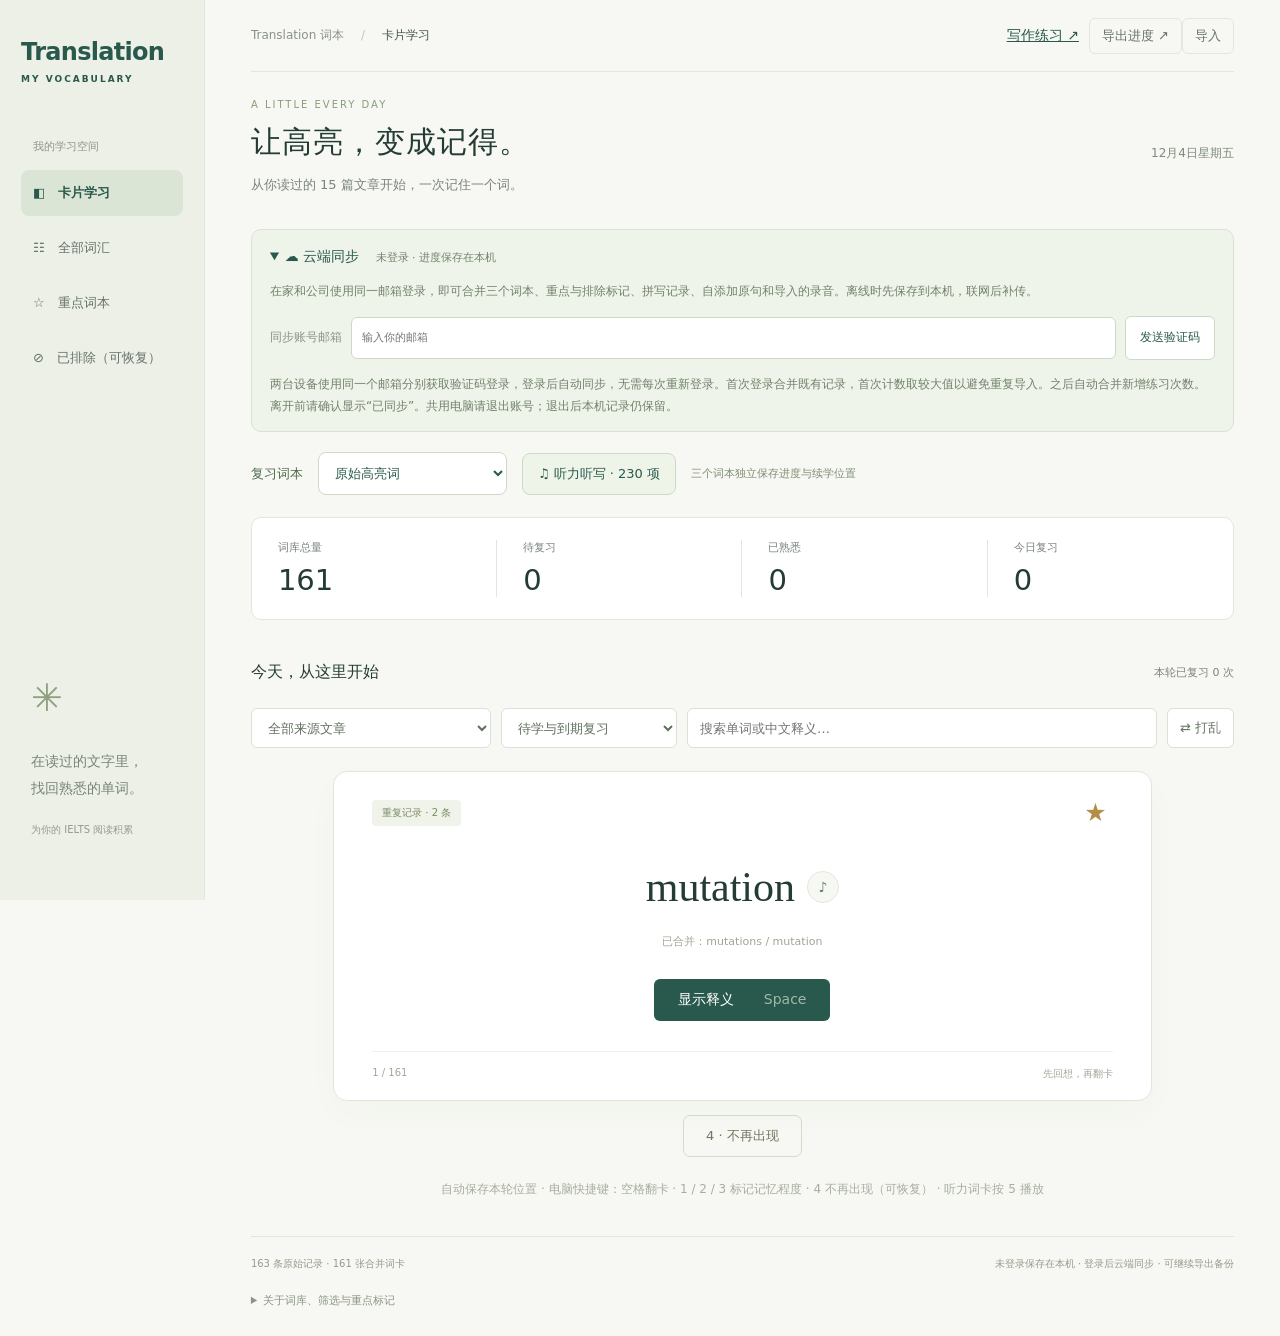
<file: index.html>
<!doctype html><html lang="zh-CN"><head><meta charset="utf-8"><meta name="viewport" content="width=device-width,initial-scale=1"><meta name="theme-color" content="#28594c"><title>Translation</title><link rel="stylesheet" href="style.css?v=20261105-sync1"><link rel="stylesheet" href="dictation.css?v=20261105-sync1"><style>
/* Keep the study area readable as desktop windows grow. */
@media (min-width: 801px) {
  :root {
    --sidebar-width: clamp(12rem, 16vw, 17rem);
    --page-gutter: clamp(1.25rem, 3.6vw, 4.75rem);
    --study-width: clamp(48.75rem, 64vw, 76rem);
    --control-text: clamp(13px, .9vw, 17px);
    --note-text: clamp(12px, .8vw, 15px);
  }

  aside {
    width: var(--sidebar-width);
    padding-inline: clamp(1rem, 1.65vw, 2.25rem);
    overflow-y: auto;
  }

  main {
    margin-left: var(--sidebar-width);
    padding-inline: var(--page-gutter);
    max-width: none;
  }

  header { height: clamp(64px, 8vh, 94px); }
  .intro { padding-block: clamp(20px, 3vh, 40px) clamp(15px, 2.4vh, 30px); }
  .workspace { margin-top: clamp(22px, 3.2vh, 35px); }
  .card, #ratings, .dictation-panel { max-width: var(--study-width); }
  .card, .dictation-panel { padding-inline: clamp(24px, 3vw, 56px); }

  nav button, .tools button, .deck-picker select, #listeningShortcut,
  .filters select, .filters input, .filters button,
  .practice-top > label, .practice-top select, .dictation-panel button,
  #dictationForm label { font-size: var(--control-text); }

  .filters input { flex: 1 1 11rem; }
  h1 { font-size: clamp(30px, 2.1vw, 42px); }
  #word { font-size: clamp(42px, 3vw, 62px); }
  #dictationHeading { font-size: clamp(25px, 1.85vw, 37px); }
  #dictationPrompt {
    font-size: clamp(21px, 1.45vw, 29px);
    max-width: 56ch;
    margin-inline: auto;
  }
  #spellingInput { font-size: clamp(20px, 1.4vw, 28px); }
  .spelling-feedback { font-size: var(--control-text); }
  #audioStatus, .dictation-stats, .dictation-tip, .keyboard {
    font-size: var(--note-text);
  }
}
</style>
</head><body>
<aside><a class="brand" href="#">Translation<span>MY VOCABULARY</span></a><div class="label">我的学习空间</div><nav><button data-tab="study" class="active">◧　卡片学习</button><button data-tab="library">☷　全部词汇</button><button data-tab="focus">☆　重点词本</button><button data-tab="excluded">⊘　已排除（可恢复）</button></nav><div class="side-bottom"><span class="seed">✳</span><p>在读过的文字里，<br>找回熟悉的单词。</p><small>为你的 IELTS 阅读积累</small></div></aside>
<main><header><div class="crumb">Translation 词本 <span> / </span> <b id="tabLabel">卡片学习</b></div><div class="tools"><a href="writing.html" style="color:#28594c;margin-right:10px">写作练习 ↗</a><button id="backup">导出进度 ↗</button><button id="restore">导入</button><input id="file" type="file" accept="application/json" hidden></div></header>
<section class="intro"><div><div class="eyebrow">A LITTLE EVERY DAY</div><h1 id="heading">让高亮，变成记得。</h1><p id="subtitle">从你读过的 15 篇文章开始，一次记住一个词。</p></div><div class="date" id="date"></div></section>
<details id="cloudPanel" class="cloud-panel" open><summary>☁ 云端同步 <span id="cloudStatus" role="status">正在准备同步组件…</span></summary><div class="cloud-body"><p>在家和公司使用同一邮箱登录，即可合并三个词本、重点与排除标记、拼写记录、自添加原句和导入的录音。离线时先保存到本机，联网后补传。</p><form id="cloudLogin"><label for="cloudEmail">同步账号邮箱</label><input id="cloudEmail" type="email" autocomplete="email" placeholder="输入你的邮箱" required><button id="cloudSendLink" type="submit">发送验证码</button></form><form id="cloudVerify" hidden><p>验证码已发送至 <strong id="cloudOtpEmail"></strong>，请填写最新邮件中的数字，无需点击邮件链接。</p><label for="cloudCode">邮箱验证码</label><input id="cloudCode" type="text" inputmode="numeric" autocomplete="one-time-code" pattern="[0-9 ]{6,20}" maxlength="20" placeholder="输入邮件中的数字验证码" required><button id="cloudVerifyButton" type="submit">验证并登录同步</button><button id="cloudChangeEmail" type="button">更换邮箱</button><small>验证码过期可重新发送；若邮件仍只显示登录链接，可暂用原链接登录。</small></form><div id="cloudAccount" hidden><span id="cloudEmailLabel"></span><button id="cloudSyncNow" type="button">立即同步</button><button id="cloudSignOut" type="button">退出同步账号</button></div><small>两台设备使用同一个邮箱分别获取验证码登录，登录后自动同步，无需每次重新登录。首次登录合并既有记录，首次计数取较大值以避免重复导入。之后自动合并新增练习次数。离开前请确认显示“已同步”。共用电脑请退出账号；退出后本机记录仍保留。</small></div></details><div class="deck-picker"><label for="deck">复习词本</label><select id="deck"><option value="highlight">原始高亮词</option><option value="reading">阅读重复词 · 答案与判断</option><option value="listening">听力词汇 · 230 项</option></select><button id="listeningShortcut" type="button">♫ 听力听写 · 230 项</button><span>三个词本独立保存进度与续学位置</span></div><div class="stats"><div><span>词库总量</span><strong id="total">161</strong></div><div><span id="dueLabel">待复习</span><strong id="due">0</strong></div><div><span id="knownLabel">已熟悉</span><strong id="known">0</strong></div><div><span id="todayLabel">今日复习</span><strong id="today">0</strong></div></div>
<p id="listeningInfo" class="listening-info" hidden>听写记录和错词累计保留，不按天清空；下次打开接着上次的位置练。切换筛选也会保留最近 40 组听写位置。换电脑请登录同一同步邮箱，并确认显示“已同步”。可在「全部听力类型」里单独选月份或星期，也可以切换到卡片和原句听写。</p><section class="workspace"><div class="section-head"><h2 id="sectionTitle">今天，从这里开始</h2><span class="muted" id="sessionCount"></span></div><div class="filters"><select id="article" aria-label="来源文章"><option value="">全部来源文章</option></select><select id="mode" aria-label="学习范围"><option value="all">待学与到期复习</option><option value="focus">只学重点词</option><option value="new">只学未学词</option><option value="every">全部词汇（自由复习）</option></select><select id="frequency" aria-label="文章频率" hidden><option value="">高 / 中 / 低频合并</option><option value="high">高频文章</option><option value="medium">中频文章</option><option value="low">低频文章</option></select><select id="kind" aria-label="筛选依据" hidden><option value="">全部筛选依据</option><option value="answer">实际答案词（含组成词）</option><option value="judgment">判断题题干词</option><option value="book">词汇书样章参考</option></select><select id="listeningPart" aria-label="听力 Part" hidden><option value="">全部 Part</option><option value="1">Part 1</option><option value="2">Part 2</option><option value="3">Part 3</option><option value="4">Part 4</option><option value="unknown">Part 未完整显示</option></select><select id="listeningFrequency" aria-label="听力考频" hidden><option value="">全部考频</option><option value="5">考频 ≥ 5 篇</option><option value="8">考频 ≥ 8 篇</option></select><select id="listeningKind" aria-label="听力词条类型" hidden><option value="">全部听力类型</option><option value="常规">词汇与短语</option><option value="数值">数值</option><option value="时间">时间</option><option value="月份">月份（12 个）</option><option value="星期">星期（7 个）</option></select><input id="search" placeholder="搜索单词或中文释义…" aria-label="搜索单词"><button id="shuffle">⇄ 打乱</button></div>
<section id="practiceSettings" class="practice-settings" hidden aria-label="听力练习方式"><div class="practice-top"><label for="practiceMode">练习方式</label><select id="practiceMode"><option value="cards">卡片记忆</option><option value="word">单词拼写</option><option value="synthetic">剑雅原句 · 合成音</option><option value="sentence">原句听写 · 原录音</option></select><label for="playbackRate">播放速度</label><select id="playbackRate"><option value="1">正常速度</option><option value="0.85">0.85 倍</option><option value="0.7">0.7 倍</option></select><label class="check-label"><input id="wrongOnly" type="checkbox">只练错词</label></div><p id="practiceDescription">剑雅原句合成音：播放完整句子，拼写挖空词，再查看原句、词义和来源。原句来自所列转录页；设空是词汇专项练习，除标明题号者外不代表原题设问。合成音与原录音分别练习、分别记录。</p><p id="syntheticCoverage"></p><div id="voiceSettings" class="voice-settings" hidden><label for="voiceSelect">合成语音</label><select id="voiceSelect"><option value="">自动选择 · 英音优先</option></select><span>可用声音随设备变化，选择后点击播放。</span></div><details id="syntheticMaterials"><summary>添加自己的剑雅原句（无需录音文件）</summary><p>填写已核对的册数、Test、Part 和题号（如有），在完整原句中用一对 [ ] 标记目标词。新增资料仅保存在当前浏览器；导出进度或学习包可在另一台设备继续。</p><form id="ttsForm"><label for="ttsWord">目标词</label><select id="ttsWord" required></select><label for="ttsSource">原句来源</label><input id="ttsSource" maxlength="200" placeholder="剑雅册数 · Test · Part · 题号（如有）" required><label for="ttsSentence">完整原句，用 [ ] 标出目标词</label><textarea id="ttsSentence" maxlength="2000" rows="3" required></textarea><label class="check-label"><input id="confirmText" type="checkbox" required>我已核对原句与来源。</label><button type="submit">保存原句</button><p id="ttsMaterialStatus" role="status"></p></form></details><details id="originalMaterials"><summary>原题资料与换设备续学 <span id="clipCount">0 个原题片段</span></summary><p>在家导入九分学长原录音，填写原句和时间段。导出学习包后，在公司导入即可接着练；资料和记录保存在本浏览器，不会上传到网站。</p><div class="package-actions"><button id="exportListeningPack" type="button">导出学习包（含原音与进度）</button><button id="importListeningPack" type="button">导入学习包</button><input id="listeningPackFile" type="file" accept="application/json,.json" hidden></div><form id="clipForm"><label for="clipWord">答案词</label><select id="clipWord" required></select><label for="clipSource">九分学长原题名称 / 题号</label><input id="clipSource" maxlength="200" placeholder="原题名称 · Part · 题号" required><label for="clipAudio">原录音文件（MP3 / M4A / WAV / OGG，单个不超过 25 MB）</label><input id="clipAudio" type="file" accept="audio/*,.mp3,.m4a,.wav,.ogg" required><audio id="clipPreview" controls preload="metadata"></audio><div class="time-fields"><label>句子开始（秒）<input id="clipStart" type="number" min="0" step="0.01" value="0" required></label><label>句子结束（秒）<input id="clipEnd" type="number" min="0.01" step="0.01" required></label><button id="useStartTime" type="button">当前时间作开始</button><button id="useEndTime" type="button">当前时间作结束</button></div><label for="clipSentence">录音中的完整原句，用 [ ] 标出答案词</label><textarea id="clipSentence" maxlength="2000" rows="3" placeholder="粘贴原句，并把唯一一个答案词或短语放进英文方括号中" required></textarea><label class="check-label"><input id="confirmOriginal" type="checkbox" required>这是九分学长原题原句和原录音，已核对时间段。</label><button type="submit">保存原题片段</button><p id="materialStatus" role="status"></p></form><p>原录音尚未内置：九分学长已登录，但目前未取得可导入的原录音文件及对应原句时间段。换设备时，普通“导出进度”只含进度；上方“学习包”还包含原录音与句子。</p></details></section><div id="study"><section id="dictationPanel" class="dictation-panel" hidden aria-label="拼写练习"><div class="dictation-top"><span id="dictationTag" class="tag"></span><span id="dictationPosition"></span></div><h2 id="dictationHeading">听音，写下答案</h2><p id="dictationPrompt"></p><div class="listen-actions"><button id="playDictation" type="button" aria-keyshortcuts="5">▶ 播放（5）</button><button id="stopDictation" type="button">停止</button></div><p id="audioStatus" role="status"></p><form id="dictationForm"><label for="spellingInput">你听到的答案</label><input id="spellingInput" type="text" autocomplete="off" autocapitalize="none" autocorrect="off" spellcheck="false" placeholder="输入单词或短语，写完按空格检查" aria-describedby="spellingFeedback"><button id="checkSpelling" type="submit">检查拼写</button></form><div id="spellingFeedback" class="spelling-feedback" role="status" aria-live="polite"></div><div class="dictation-actions"><button id="showSpellingAnswer" type="button">查看答案</button><button id="retrySpelling" type="button" hidden>重新输入</button><button id="nextSpelling" type="button">跳过此词</button><button id="restartDictation" type="button" hidden>再练一轮</button></div><div id="dictationSolution" hidden><p id="spellingExpected"></p><p id="dictationTranscript"></p><p id="dictationMeaning"></p><a id="sentenceSourceLink" target="_blank" rel="noopener noreferrer" hidden>查看原句转录来源 ↗</a></div><div id="dictationStats" class="dictation-stats"></div><p class="dictation-tip">按 5 播放，写完按空格检查。短语中间的空格照常输入。再次按空格切题，第一次拼错时先重拼一次。<br>忽略大小写、首尾空格与连续空格；单复数和词形仍须准确。正常作答、错题和查看答案分别记录。</p></section><article class="card" id="card"><div class="card-top"><span id="wordTag" class="tag"></span><button id="star" aria-label="标记重点"></button></div><div class="word-area"><div class="word-line"><h2 id="word"></h2><button id="speak" aria-label="朗读单词">♪</button></div><p id="phonetic"></p><p id="forms"></p></div><div id="answer" hidden><p id="meaning"></p><div class="memory"><div class="memory-label">词根 · 词缀 · 记忆 <span id="memoryType"></span></div><p id="memoryText"></p></div><p id="synonyms" class="synonyms"></p><div class="source"><span id="sourceLabel">阅读来源</span><p id="source"></p></div></div><button id="reveal">显示释义 <span>Space</span></button><div class="card-footer"><span id="position"></span><span>先回想，再翻卡</span></div></article><div id="ratings" hidden><button data-rate="again"><b>还没记住</b><span>稍后再来一次</span></button><button data-rate="hard"><b>有点模糊</b><span>明天再见</span></button><button data-rate="good"><b>已经记住</b><span>延后复习</span></button></div><button id="exclude" class="exclude">4 · 不再出现</button><div id="empty" hidden><span>✳</span><h2>这一轮，完成了。</h2><p>当前范围没有待学或到期的词。你可以切换到全部词汇自由复习。</p><button id="browseAll">查看全部词汇</button></div><p class="keyboard" id="studyKeyboard">自动保存本轮位置 · 电脑快捷键：空格翻卡 · 1 / 2 / 3 标记记忆程度 · 4 不再出现（可恢复） · 听力词卡按 5 播放</p></div>
<div id="list" hidden></div></section><footer><span id="corpusInfo">163 条原始记录 · 161 张合并词卡</span><span>未登录保存在本机 · 登录后云端同步 · 可继续导出备份</span></footer><details><summary>关于词库、筛选与重点标记</summary><p>听力词本 230 项都使用固定英式真人录音。<a href="audio/uk/credits.html">查看录音来源与许可</a></p><div id="readingAbout"></div><p>听力专题：2026-11-05 从九分学长「听力填空词表 BETA」界面核实的 215 项高频精选，筛选标准为题库显示至少出现 3 篇。另补充 15 项基础日期词汇，合计覆盖 12 个月份和 7 个星期词。包括 203 个常规词与短语、6 个数值、6 个时间项；不是全部 1,895 项的镜像。考频不是未来考试概率。单复数分别保留，不相加篇数。12 个原释义为空的数值与时间项补充了常用义；farm、garage、temperature 的 Part 未完整显示，暂不推测。记忆提示为补充学习说明，搭配是自拟练习，不是原题引文；朗读是设备合成语音，不是原题录音。</p><p>来自你上传的阅读高亮记录。mutation / mutations 与 reptile / reptiles 各有 2 条记录，合并后自动标为重点。其余词各有 1 条导出记录；原文件没有累计高亮次数，因此不能推断实际重复次数。星标可手动调整。释义为词典常用义及补充提示，缺少原文时不能确定唯一语境义。</p><p>熟悉度是你的自评记录，不代表测试成绩。朗读使用设备语音服务；音色及可用性取决于浏览器。当前词卡、顺序和筛选会在本浏览器自动保存。进入下一词或刷新续学时，释义和记忆提示默认收起，按空格或点“显示释义”再展开。未登录时仅保存在本机；登录同一邮箱后自动跨设备同步。导入仅合并本词本中更新时间较新的进度。</p><p>记忆提示区分词根词缀、词族、搭配和联想；联想不等同于词源。词义以原句为准。新增阅读词本的 474 张卡均已补充专属记忆提示；能够拆解的词说明词根、词缀或复合结构，其余使用词族、搭配或联想，不强行拆词。标注“词源线索”的内容用于帮助理解历史来源，不表示现代英语可以任意按此造词。</p><p>构词参考：<a href="https://dictionary.cambridge.org/grammar/british-grammar/word-formation_2" target="_blank" rel="noopener">Cambridge：Word formation</a>；历史词源可在 <a href="https://www.etymonline.com/" target="_blank" rel="noopener">Etymonline</a> 按词查阅。提示为中文学习性说明，联想不等同于词源。</p></details><div id="toast" role="status"></div></main><script src="app.js?v=progress-20261113"></script><script src="cambridge-sentences.js?v=20261105-sync1"></script><script src="dictation.js?v=progress-20261113"></script><script src="vendor/supabase-2.119.0.js"></script><script src="cloud-config.js?v=20261105-sync1"></script><script src="sync-model.js?v=progress-20261113"></script><script src="cloud-sync.js?v=20261106-otp1"></script></body></html>
</file>
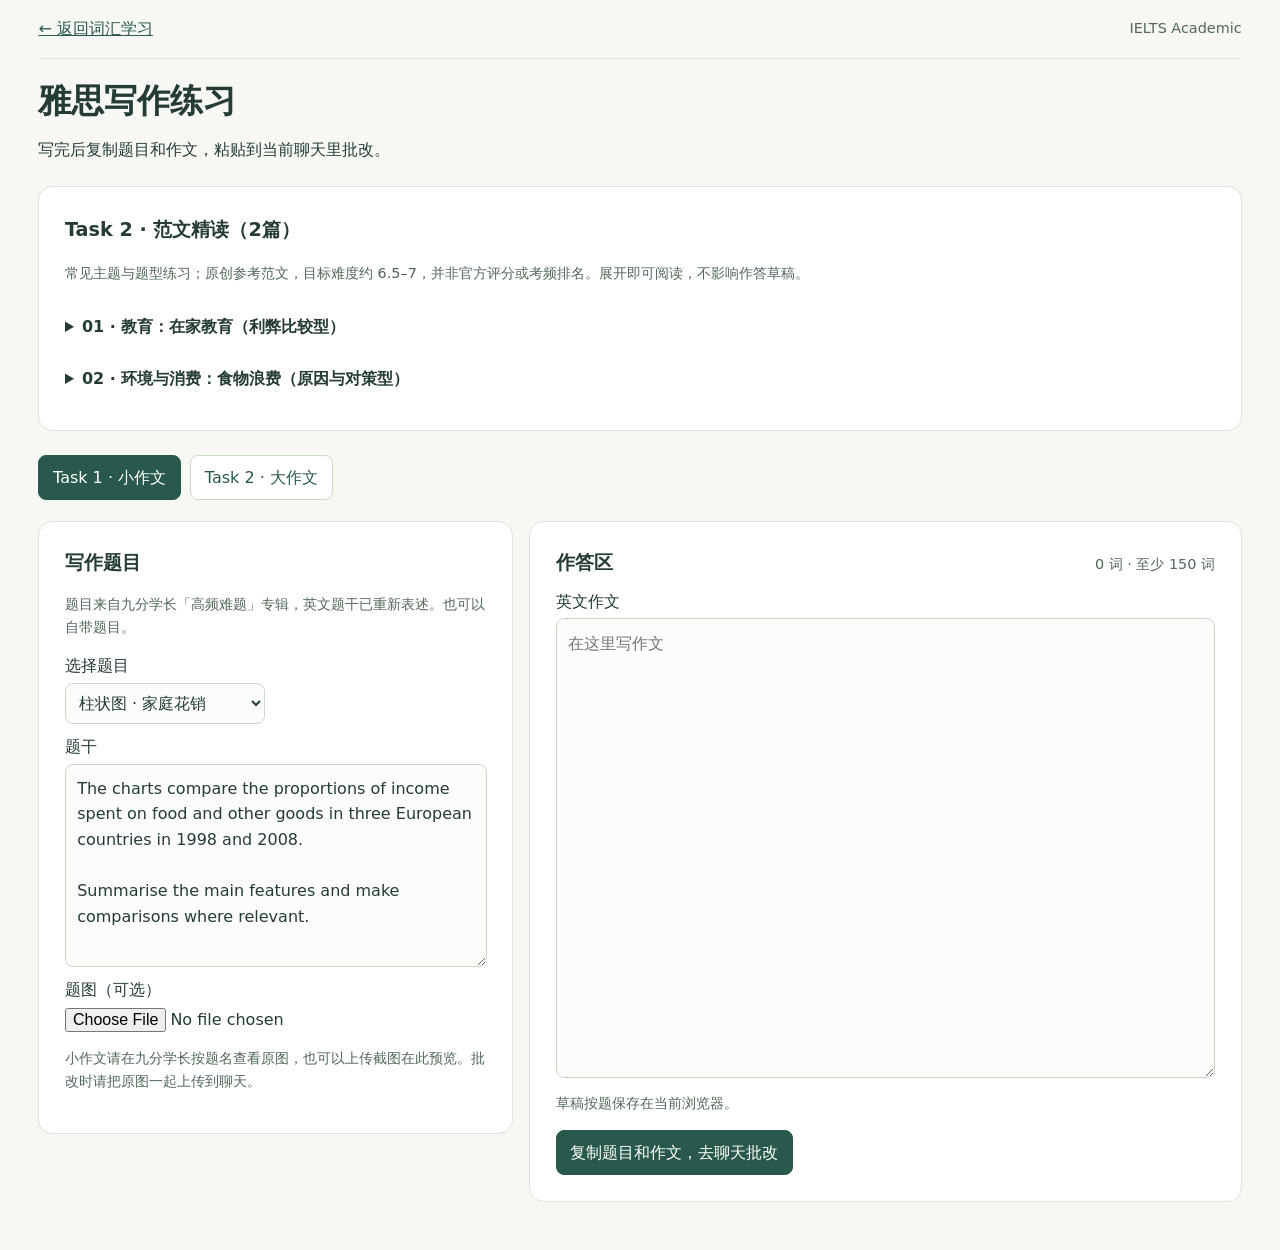
<file: writing.html>
<!doctype html>
<html lang="zh-CN">
<head>
  <meta charset="utf-8">
  <meta name="viewport" content="width=device-width, initial-scale=1">
  <meta name="theme-color" content="#28594c">
  <title>雅思写作练习 · Translation</title>
  <link rel="stylesheet" href="writing.css?v=1">
  <script defer src="writing-topics.js?v=1"></script>
  <script defer src="writing.js?v=1"></script>
<style>.essay-analysis{border-top:1px solid #d6ded9;margin-top:20px;padding-top:12px}.essay-analysis h3{margin:20px 0 8px;color:#28594c}.essay-analysis h4{margin:16px 0 4px}.essay-analysis p{margin:6px 0 12px}.essay-pattern{border-left:3px solid #b9cfc1;padding:10px 14px;margin:12px 0;background:#f5f8f6;border-radius:4px;color:#243c33}.essay-pattern mark{background:#dceee2;color:#20573e;padding:1px 3px;border-radius:3px}.essay-pattern small{display:block;line-height:1.6}</style>
</head>
<body>
  <header>
    <a href="./">← 返回词汇学习</a>
    <span>IELTS Academic</span>
  </header>
  <main>
    <h1>雅思写作练习</h1>
    <p>写完后复制题目和作文，粘贴到当前聊天里批改。</p>
<section class="panel" id="model-essays" style="margin:24px 0;line-height:1.75">
<h2>Task 2 · 范文精读（2篇）</h2><p class="hint">常见主题与题型练习；原创参考范文，目标难度约 6.5–7，并非官方评分或考频排名。展开即可阅读，不影响作答草稿。</p>
<details style="padding:12px 0"><summary style="cursor:pointer;font-weight:bold">01 · 教育：在家教育（利弊比较型）</summary>
<p><b>Question:</b> In some countries, many parents educate their children at home instead of sending them to school. Do the advantages outweigh the disadvantages?</p>
<div lang="en" style="max-width:78ch">
<p>In some countries, an increasing number of parents choose to educate their children at home rather than send them to school. Although home education offers greater flexibility, I believe its disadvantages generally outweigh its advantages.</p>
<p>One major benefit of home education is that lessons can be adapted to the individual needs of each child. In a traditional classroom, teachers have to manage many students at the same time, which means that some children may struggle to keep up while others become bored. At home, parents can adjust the pace of learning and spend more time on difficult subjects. Moreover, a flexible schedule allows families to organise educational activities outside the classroom, such as visiting museums or conducting simple science experiments.</p>
<p>However, home education has several significant drawbacks. Firstly, children may have fewer opportunities to interact with people of their own age. School is not only a place to acquire knowledge but also an environment where young people learn to cooperate, resolve disagreements and develop friendships. These social skills are essential in adult life. Secondly, providing a high standard of education at home can be challenging. Most parents are not professionally trained teachers and may lack the knowledge or resources needed to teach certain subjects effectively. In addition, one parent may have to reduce their working hours, placing financial pressure on the family. While online courses and community activities can address some of these problems, they may not be equally accessible to every household.</p>
<p>In conclusion, despite the flexibility and personalised learning that home education can provide, I believe that the social, educational and financial benefits of attending school make it a better option for most children.</p>
</div><p><b>结构：</b> 表明弊大于利 → 承认个性化学习的优势 → 论证社交、教学质量与经济成本 → 重申立场。</p><p><b>积累：</b> be adapted to individual needs 适应个人需求；keep up 跟上进度；acquire knowledge 获取知识；resolve disagreements 解决分歧；place financial pressure on 给……带来经济压力。</p>
<div class="essay-analysis"><h3>逐段拆解 · 逻辑与句子功能</h3><h4>P1 · Introduction（改写题目 + 明确立场）</h4><p>① In some countries ... school. — 改写题干，说明现象；② Although ... advantages. — 让步后明确弊大于利。不要只说双方都有道理。</p><h4>P2 · Body 1（承认优势）</h4><p>① One major benefit ... — 中心论点：个性化教学；② In a traditional classroom ... — 对比学校的局限；③ At home ... — 解释家庭教育如何解决问题；④ Moreover ... such as ... — 补充灵活性，并举博物馆和实验的例子。逻辑：优势 → 对比 → 解释 → 举例。</p><h4>P3 · Body 2（重点论证劣势）</h4><p>① However ... — 转折；② Firstly ... — 社交机会少；③ School is not only ... — 解释学校提供哪些社交技能；④ These social skills ... — 说明长期影响；⑤ Secondly ... — 教学质量问题；⑥ Most parents ... — 解释原因；⑦ In addition ... — 补充经济成本；⑧ While ... — 承认补救措施但指出可及性限制。逻辑：劣势 → 原因 → 后果 → 比较权衡。</p><h4>P4 · Conclusion（重申立场）</h4><p>In conclusion, despite ... — 承认优点，再综合社交、教育和经济因素，重申学校更适合多数儿童。不加入新论点。</p><h3>可替换句型 · 绿色部分按题目更换</h3><p class="hint">保留句法框架，替换绿色槽位；注意主谓一致、单复数及词性。例句不是万能套话。</p><div class="essay-pattern"><b>开头：让步 + 立场</b><p lang="en">Although <mark>[现象]</mark> offers <mark>[优点]</mark>, I believe its disadvantages generally outweigh its advantages.</p><p lang="en"><b>换题示例：</b> Although working from home offers greater flexibility, I believe its disadvantages generally outweigh its advantages.</p><small>虽然远程办公更灵活，但我认为弊大于利。offers 后接名词短语。</small></div><div class="essay-pattern"><b>主体：提出优势</b><p lang="en">One major benefit of <mark>[名词/动名词]</mark> is that <mark>[完整句子]</mark>.</p><p lang="en"><b>换题示例：</b> One major benefit of online learning is that students can study at their own pace.</p><small>网络学习的一大好处是学生能按自己的节奏学习。</small></div><div class="essay-pattern"><b>解释：引出后果</b><p lang="en"><mark>[完整句子]</mark>, which means that <mark>[完整句子]</mark>.</p><p lang="en"><b>换题示例：</b> Public transport is limited in rural areas, which means that many residents rely on private cars.</p><small>农村公共交通有限，这意味着许多居民依赖私家车。</small></div><div class="essay-pattern"><b>论证：不仅……而且……</b><p lang="en"><mark>[主语]</mark> is not only <mark>[名词短语]</mark> but also <mark>[名词短语]</mark>.</p><p lang="en"><b>换题示例：</b> A workplace is not only a source of income but also an environment where people develop professional skills.</p><small>工作场所不仅是收入来源，也是培养职业技能的环境。两部分保持平行。</small></div><div class="essay-pattern"><b>劣势：缺少机会</b><p lang="en"><mark>[人群]</mark> may have fewer opportunities to <mark>[动词原形]</mark>.</p><p lang="en"><b>换题示例：</b> Remote workers may have fewer opportunities to communicate with their colleagues.</p><small>远程办公者与同事交流的机会可能更少。</small></div><div class="essay-pattern"><b>劣势：缺乏资源</b><p lang="en"><mark>[人群]</mark> may lack the <mark>[资源/能力]</mark> needed to <mark>[动词原形]</mark>.</p><p lang="en"><b>换题示例：</b> Small businesses may lack the financial resources needed to adopt new technologies.</p><small>小企业可能缺乏采用新技术所需的资金。</small></div><div class="essay-pattern"><b>让步：承认补救措施</b><p lang="en">While <mark>[措施]</mark> can address some of these problems, <mark>[局限]</mark>.</p><p lang="en"><b>换题示例：</b> While online courses can improve access to education, they may not meet the needs of every learner.</p><small>虽然网课能改善教育机会，但不一定满足所有学习者。</small></div><div class="essay-pattern"><b>结尾：综合比较</b><p lang="en">In conclusion, despite <mark>[优点]</mark>, I believe that <mark>[完整立场]</mark>.</p><p lang="en"><b>换题示例：</b> In conclusion, despite the convenience of private cars, I believe that investing in public transport is more beneficial to society.</p><small>尽管私家车方便，我认为投资公共交通更有益于社会。despite 后接名词或动名词。</small></div></div></details><details style="padding:12px 0"><summary style="cursor:pointer;font-weight:bold">02 · 环境与消费：食物浪费（原因与对策型）</summary>
<p><b>Question:</b> People often throw away food bought from shops and restaurants. Why does this happen, and what could be done to reduce the amount of food wasted?</p>
<div lang="en" style="max-width:78ch">
<p>Food waste has become a serious problem in many societies, with large quantities of food purchased from shops and restaurants being thrown away. This problem is largely caused by poor purchasing habits and commercial practices, but several practical measures could help reduce it.</p>
<p>One reason why people waste food is that they often buy more than they actually need. Supermarkets frequently offer discounts on large quantities of products, encouraging customers to purchase food that they may not consume before it goes bad. In addition, many consumers fail to plan their meals in advance and forget about food stored in their refrigerators. Restaurants can also contribute to the problem by serving portions that are too large for customers to finish. As a result, perfectly edible food is sometimes discarded simply because people have bought or ordered too much.</p>
<p>There are several ways to address this issue. On an individual level, consumers should make shopping lists based on their weekly meal plans and check what they already have at home before making purchases. This would help them avoid unnecessary spending as well as reduce waste. Businesses also have an important role to play. Restaurants could offer smaller portions and encourage customers to take leftovers home. Supermarkets could sell products that are approaching their expiry dates at reduced prices and donate suitable unsold food to charities. Furthermore, governments could launch public awareness campaigns to explain the environmental and economic consequences of food waste, encouraging people to change their daily habits.</p>
<p>In conclusion, excessive purchasing and inappropriate portion sizes are two major causes of food waste. By improving consumer habits and encouraging more responsible business practices, society can significantly reduce the amount of food that is thrown away.</p>
</div><p><b>结构：</b> 概括原因与对策 → 消费者及商家的原因 → 个人、企业、政府的解决方案 → 总结。</p><p><b>积累：</b> go bad 变质；in advance 提前；perfectly edible food 完全可食用的食物；take leftovers home 打包剩菜；raise public awareness 提高公众意识；at reduced prices 以折扣价。</p><div class="essay-analysis"><h3>逐段拆解 · 逻辑与句子功能</h3><h4>P1 · Introduction（现象 + 概括原因和对策）</h4><p>① Food waste has become ... — 改写问题；② This problem is largely caused by ... — 同时预告消费习惯、商业行为和解决措施，回应题目两个问题。</p><h4>P2 · Body 1（分析原因）</h4><p>① One reason ... — 购买过量；② Supermarkets frequently ... — 解释促销如何造成过量购买和变质；③ In addition ... — 补充未提前规划；④ Restaurants can also ... — 引入餐厅份量问题；⑤ As a result ... — 汇总后果。逻辑：原因 → 机制 → 另一原因 → 结果。</p><h4>P3 · Body 2（提出对应对策）</h4><p>① There are several ways ... — 总起；② On an individual level ... — 个人列购物清单，对应过量购买；③ This would help ... — 解释效果；④ Businesses also ... — 转向企业；⑤ Restaurants could ... — 小份餐和打包，对应份量过大；⑥ Supermarkets could ... — 临期折扣和捐赠；⑦ Furthermore, governments could ... — 政府宣传，改变习惯。逻辑：谁 → 做什么 → 为什么有效。</p><h4>P4 · Conclusion（总结两问）</h4><p>① In conclusion ... — 重申两个主要原因；② By improving ... — 总结解决路径与预期效果，不加入新措施。</p><h3>可替换句型 · 绿色部分按题目更换</h3><p class="hint">保留句法框架，替换绿色槽位；注意主谓一致、单复数及词性。例句不是万能套话。</p><div class="essay-pattern"><b>开头：描述问题</b><p lang="en"><mark>[问题]</mark> has become a serious problem in many societies.</p><p lang="en"><b>换题示例：</b> Traffic congestion has become a serious problem in many cities.</p><small>交通拥堵已成为许多城市的严重问题。复数主语用 have。</small></div><div class="essay-pattern"><b>开头：概括原因与对策</b><p lang="en">This problem is largely caused by <mark>[原因 A]</mark> and <mark>[原因 B]</mark>, but several practical measures could help reduce it.</p><p lang="en"><b>换题示例：</b> This problem is largely caused by population growth and inadequate public transport, but several practical measures could help reduce it.</p><small>这个问题主要由人口增长和公共交通不足造成，但一些实际措施能缓解它。</small></div><div class="essay-pattern"><b>原因：主题句</b><p lang="en">One reason why <mark>[现象/完整句子]</mark> is that <mark>[原因/完整句子]</mark>.</p><p lang="en"><b>换题示例：</b> One reason why young people exercise less is that they spend too much time on electronic devices.</p><small>年轻人锻炼较少的一个原因是他们在电子设备上花费过多时间。</small></div><div class="essay-pattern"><b>原因：行为与后果</b><p lang="en"><mark>[主体]</mark> can also contribute to the problem by <mark>[动名词]</mark>.</p><p lang="en"><b>换题示例：</b> Employers can also contribute to the problem by requiring staff to work long hours.</p><small>雇主要求员工长时间工作也可能加剧问题。</small></div><div class="essay-pattern"><b>结果：因果衔接</b><p lang="en">As a result, <mark>[完整结果]</mark> simply because <mark>[完整原因]</mark>.</p><p lang="en"><b>换题示例：</b> As a result, many people become physically inactive simply because they have little free time.</p><small>因此，许多人仅仅因为缺乏空闲时间而变得缺少运动。</small></div><div class="essay-pattern"><b>对策：个人层面</b><p lang="en">On an individual level, <mark>[人群]</mark> should <mark>[动词原形]</mark>.</p><p lang="en"><b>换题示例：</b> On an individual level, commuters should use public transport whenever possible.</p><small>个人层面，通勤者应尽可能使用公共交通。</small></div><div class="essay-pattern"><b>对策：解释效果</b><p lang="en">This would help <mark>[对象]</mark> <mark>[动词原形]</mark> as well as <mark>[动词原形]</mark>.</p><p lang="en"><b>换题示例：</b> This would help residents save money as well as reduce air pollution.</p><small>这既能帮助居民省钱，也能减少空气污染。两处动词形式平行。</small></div><div class="essay-pattern"><b>对策：政府层面</b><p lang="en">Governments could <mark>[措施]</mark>, encouraging <mark>[人群]</mark> to <mark>[动词原形]</mark>.</p><p lang="en"><b>换题示例：</b> Governments could improve cycling infrastructure, encouraging residents to cycle to work.</p><small>政府可以改善自行车基础设施，鼓励居民骑车上班。</small></div><div class="essay-pattern"><b>结尾：手段 + 结果</b><p lang="en">By <mark>[动名词短语]</mark> and <mark>[动名词短语]</mark>, society can <mark>[动词原形]</mark>.</p><p lang="en"><b>换题示例：</b> By improving public transport and encouraging flexible working hours, society can reduce traffic congestion.</p><small>通过改善公共交通和鼓励弹性工作，社会可以减少交通拥堵。</small></div></div></details></section>
    <div class="task-switch" role="group" aria-label="写作任务">
      <button type="button" data-task="1" aria-pressed="true">Task 1 · 小作文</button>
      <button type="button" data-task="2" aria-pressed="false">Task 2 · 大作文</button>
    </div>
    <div class="writing-grid">
      <section class="panel" aria-labelledby="promptTitle">
        <h2 id="promptTitle">写作题目</h2>
        <p class="hint">题目来自九分学长「高频难题」专辑，英文题干已重新表述。也可以自带题目。</p>
        <label for="topic">选择题目</label>
        <select id="topic"></select>
        <label for="writingPrompt">题干</label>
        <textarea id="writingPrompt" rows="7" maxlength="8000" placeholder="粘贴完整的英文题干"></textarea>
        <div id="chartControls">
          <label for="writingChart">题图（可选）</label>
          <input id="writingChart" type="file" accept="image/png,image/jpeg,image/webp">
          <img id="chartPreview" alt="写作题目附图" hidden>
          <p class="hint">小作文请在九分学长按题名查看原图，也可以上传截图在此预览。批改时请把原图一起上传到聊天。</p>
        </div>
      </section>
      <section class="panel" aria-labelledby="draftTitle">
        <div class="draft-head">
          <h2 id="draftTitle">作答区</h2>
          <output id="wordCount" for="writingDraft">0 词 · 至少 150 词</output>
        </div>
        <label for="writingDraft">英文作文</label>
        <textarea id="writingDraft" rows="17" maxlength="30000" spellcheck="false" placeholder="在这里写作文"></textarea>
        <p class="hint" id="saveStatus">草稿按题保存在当前浏览器。</p>
        <button id="copyReview" type="button" class="primary">复制题目和作文，去聊天批改</button>
        <p id="copyStatus" role="status"></p>
        <label for="reviewFallback" id="reviewFallbackLabel" hidden>批改材料</label>
        <textarea id="reviewFallback" rows="8" readonly hidden></textarea>
      </section>
    </div>
  </main>
</body>
</html>
</file>
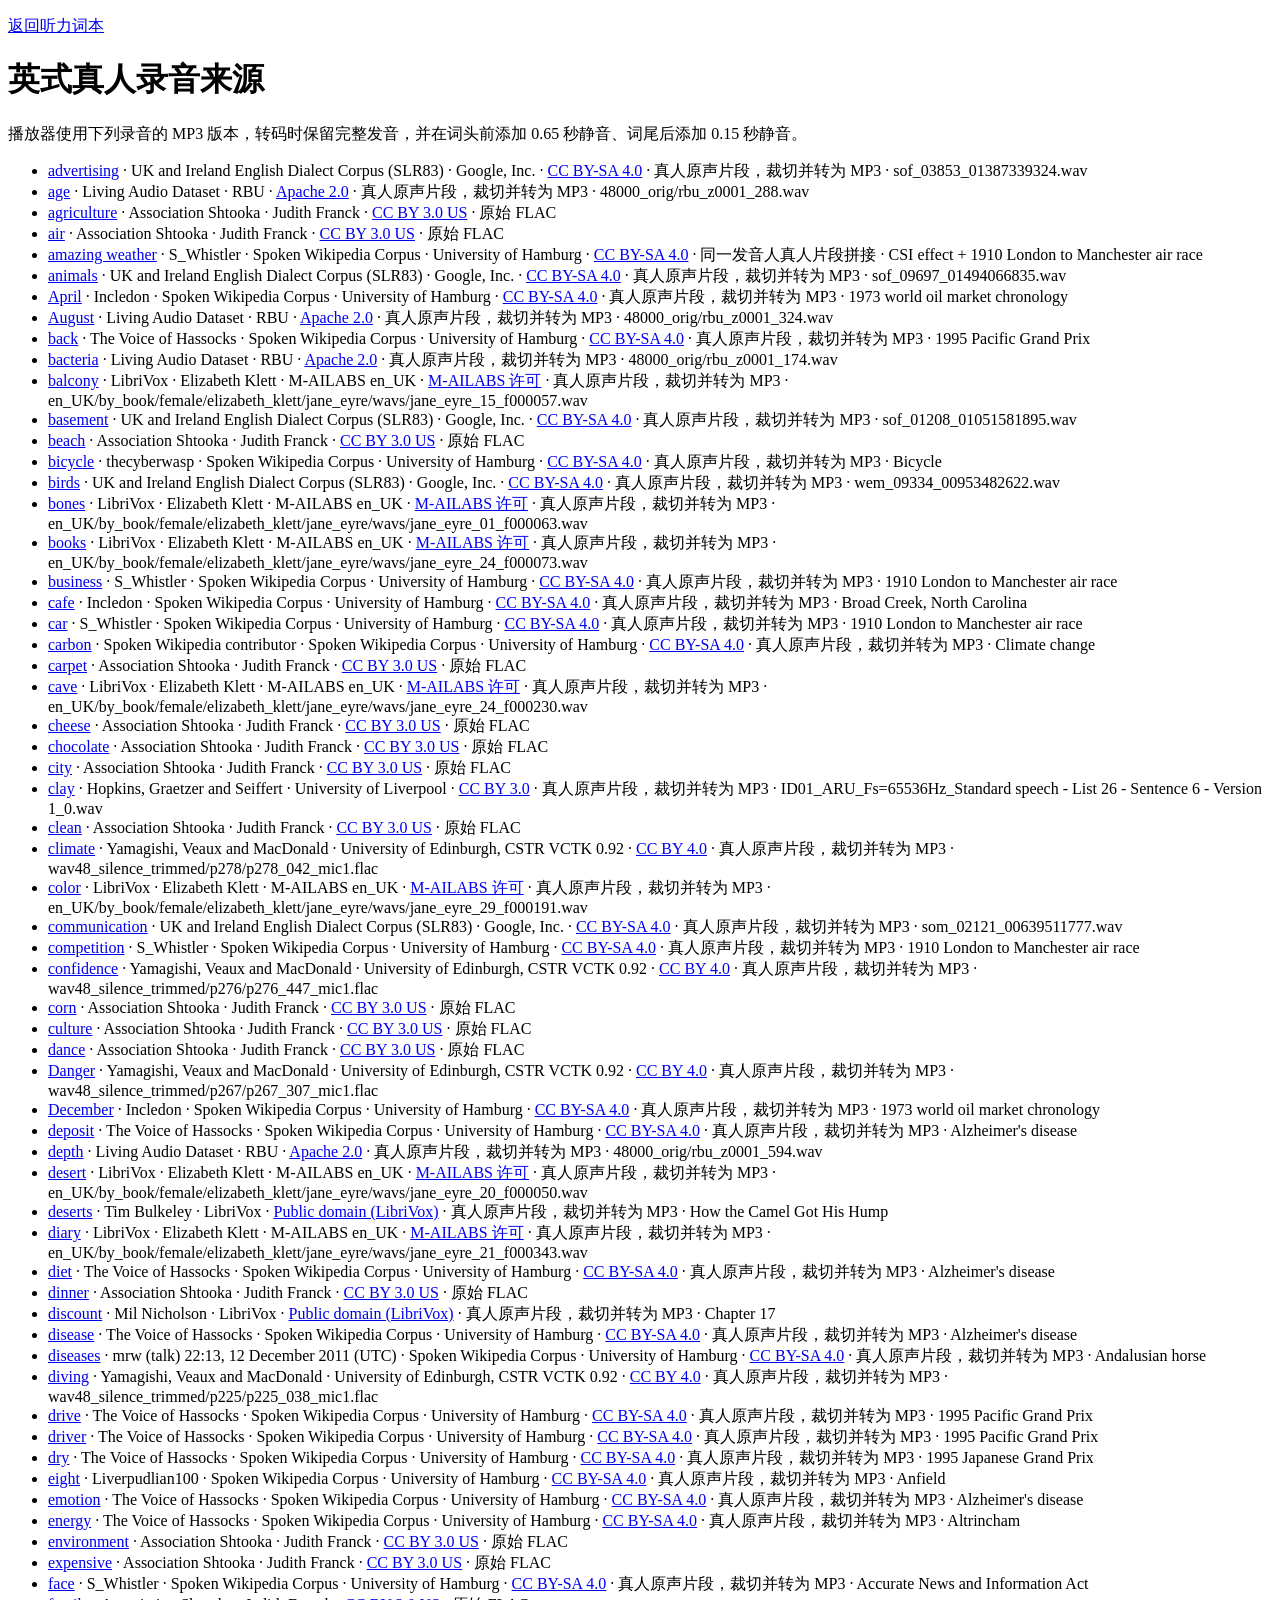
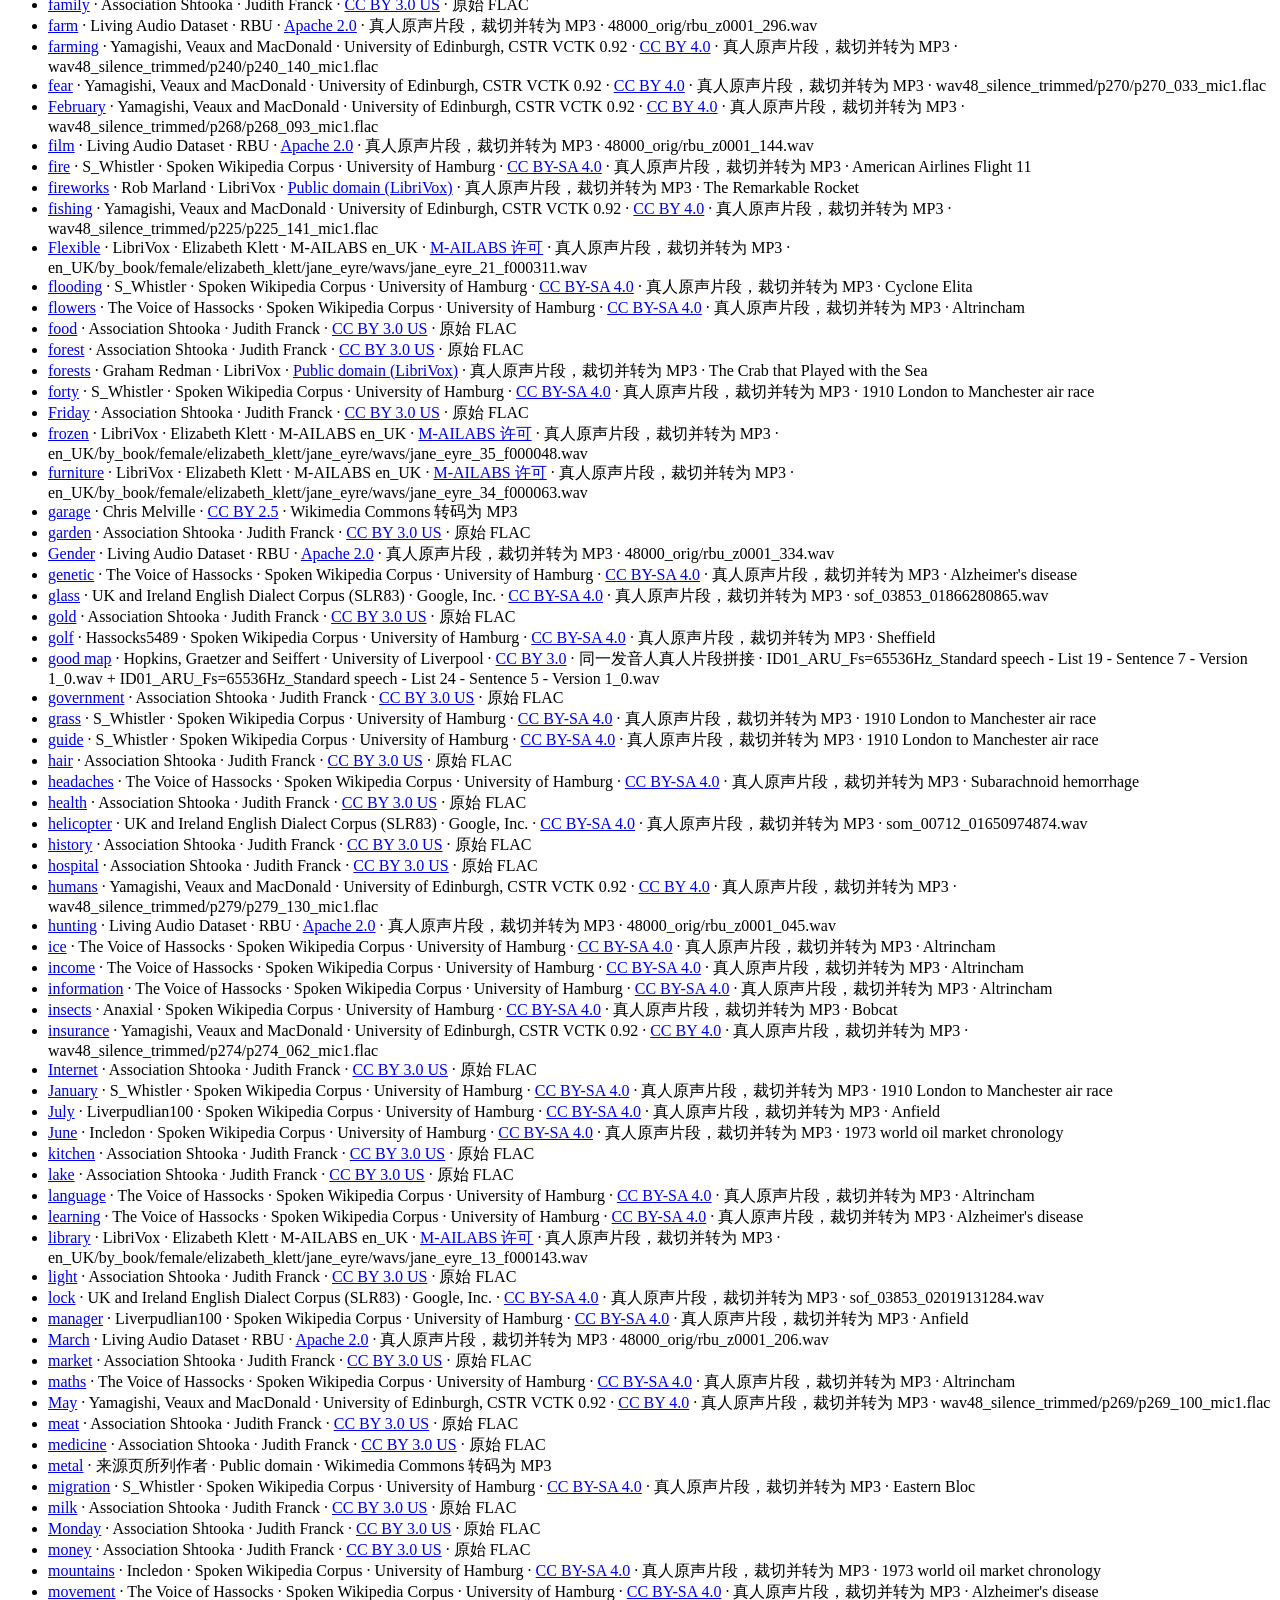
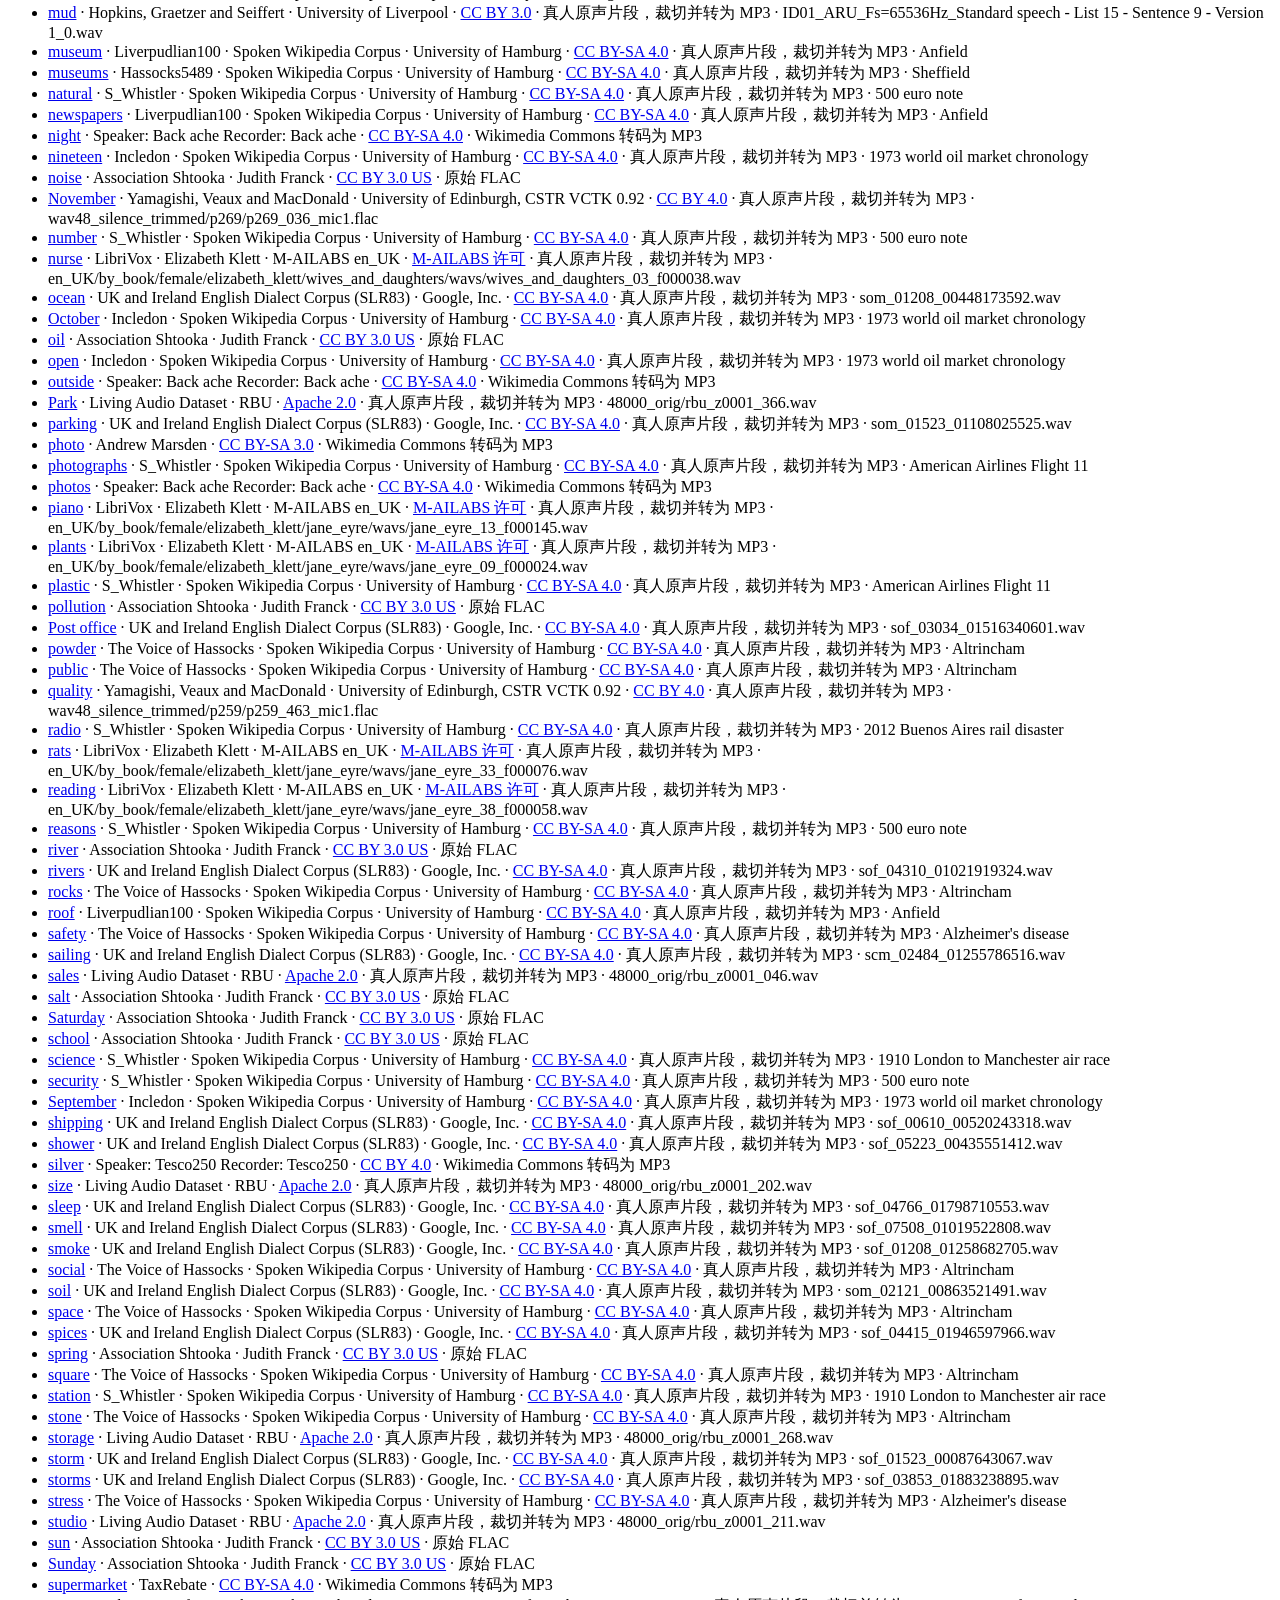
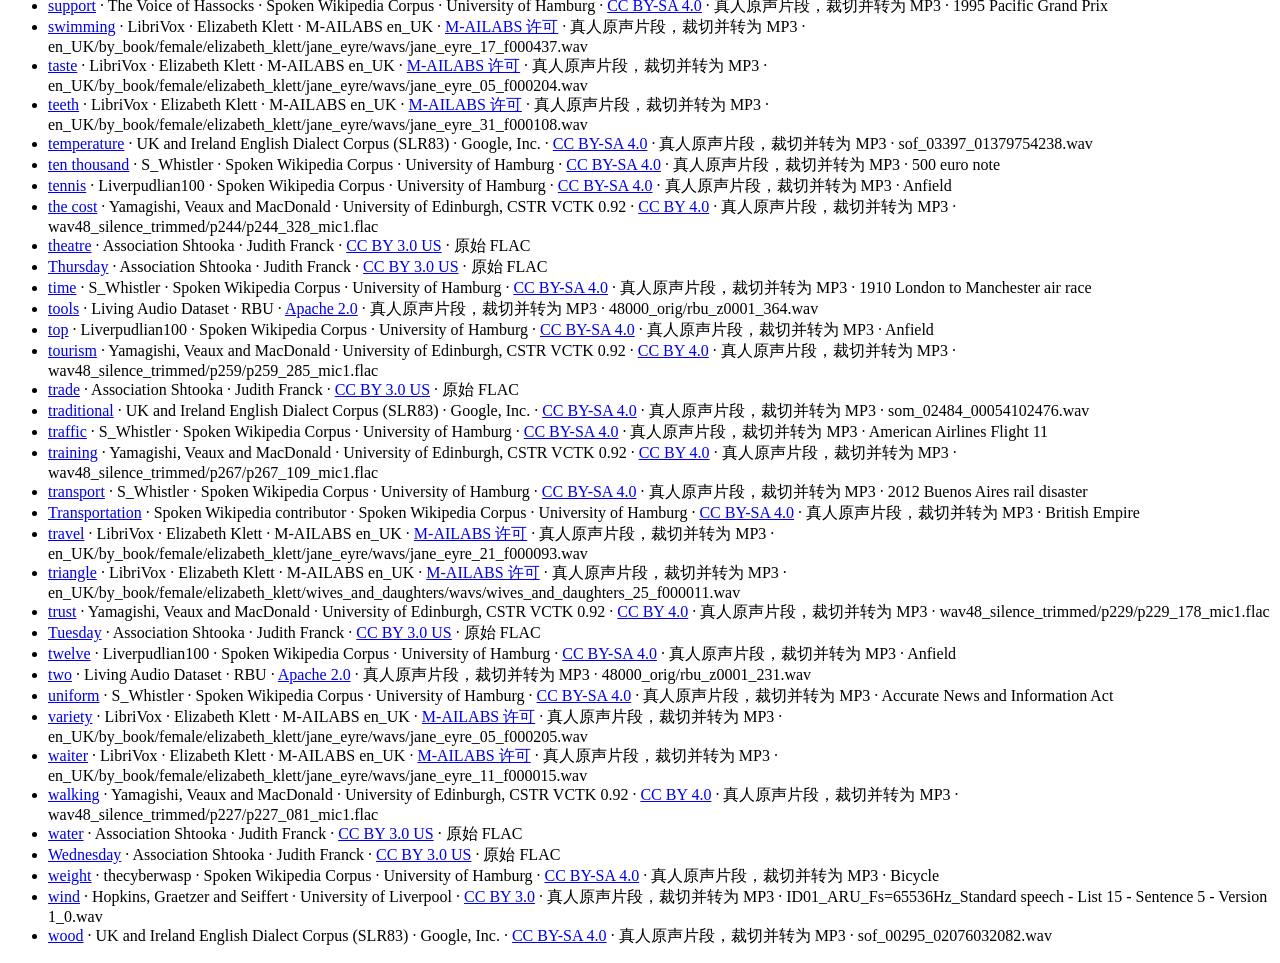
<file: audio/uk/credits.html>
<!doctype html><html lang="zh-CN"><meta charset="utf-8"><meta name="viewport" content="width=device-width,initial-scale=1"><title>英式真人录音来源</title><body><p><a href="../../#listening">返回听力词本</a></p><h1>英式真人录音来源</h1><p>播放器使用下列录音的 MP3 版本，转码时保留完整发音，并在词头前添加 0.65 秒静音、词尾后添加 0.15 秒静音。</p><ul>
<li><a href="https://www.openslr.org/83/">advertising</a> · UK and Ireland English Dialect Corpus (SLR83) · Google, Inc. · <a href="https://creativecommons.org/licenses/by-sa/4.0/">CC BY-SA 4.0</a> · 真人原声片段，裁切并转为 MP3 · sof_03853_01387339324.wav</li>
<li><a href="https://github.com/Idlak/Living-Audio-Dataset">age</a> · Living Audio Dataset · RBU · <a href="https://www.apache.org/licenses/LICENSE-2.0">Apache 2.0</a> · 真人原声片段，裁切并转为 MP3 · 48000_orig/rbu_z0001_288.wav</li>
<li><a href="https://fsi-languages.yojik.eu/audiocollections/detailled/eng-balm-judith/readme.txt">agriculture</a> · Association Shtooka · Judith Franck · <a href="https://creativecommons.org/licenses/by/3.0/us/">CC BY 3.0 US</a> · 原始 FLAC</li>
<li><a href="https://fsi-languages.yojik.eu/audiocollections/detailled/eng-balm-judith/readme.txt">air</a> · Association Shtooka · Judith Franck · <a href="https://creativecommons.org/licenses/by/3.0/us/">CC BY 3.0 US</a> · 原始 FLAC</li>
<li><a href="https://commons.wikimedia.org/wiki/File:CSI_Effect.ogg">amazing weather</a> · S_Whistler · Spoken Wikipedia Corpus · University of Hamburg · <a href="https://creativecommons.org/licenses/by-sa/4.0/">CC BY-SA 4.0</a> · 同一发音人真人片段拼接 · CSI effect + 1910 London to Manchester air race</li>
<li><a href="https://www.openslr.org/83/">animals</a> · UK and Ireland English Dialect Corpus (SLR83) · Google, Inc. · <a href="https://creativecommons.org/licenses/by-sa/4.0/">CC BY-SA 4.0</a> · 真人原声片段，裁切并转为 MP3 · sof_09697_01494066835.wav</li>
<li><a href="https://commons.wikimedia.org/wiki/File:En-1973_world_oil_market_chronology-article.oga">April</a> · Incledon · Spoken Wikipedia Corpus · University of Hamburg · <a href="https://creativecommons.org/licenses/by-sa/4.0/">CC BY-SA 4.0</a> · 真人原声片段，裁切并转为 MP3 · 1973 world oil market chronology</li>
<li><a href="https://github.com/Idlak/Living-Audio-Dataset">August</a> · Living Audio Dataset · RBU · <a href="https://www.apache.org/licenses/LICENSE-2.0">Apache 2.0</a> · 真人原声片段，裁切并转为 MP3 · 48000_orig/rbu_z0001_324.wav</li>
<li><a href="https://commons.wikimedia.org/wiki/File:En-1995_Pacific_Grand_Prix-article.oga">back</a> · The Voice of Hassocks · Spoken Wikipedia Corpus · University of Hamburg · <a href="https://creativecommons.org/licenses/by-sa/4.0/">CC BY-SA 4.0</a> · 真人原声片段，裁切并转为 MP3 · 1995 Pacific Grand Prix</li>
<li><a href="https://github.com/Idlak/Living-Audio-Dataset">bacteria</a> · Living Audio Dataset · RBU · <a href="https://www.apache.org/licenses/LICENSE-2.0">Apache 2.0</a> · 真人原声片段，裁切并转为 MP3 · 48000_orig/rbu_z0001_174.wav</li>
<li><a href="https://github.com/i-celeste-aurora/m-ailabs-dataset">balcony</a> · LibriVox · Elizabeth Klett · M-AILABS en_UK · <a href="mailabs-license.txt">M-AILABS 许可</a> · 真人原声片段，裁切并转为 MP3 · en_UK/by_book/female/elizabeth_klett/jane_eyre/wavs/jane_eyre_15_f000057.wav</li>
<li><a href="https://www.openslr.org/83/">basement</a> · UK and Ireland English Dialect Corpus (SLR83) · Google, Inc. · <a href="https://creativecommons.org/licenses/by-sa/4.0/">CC BY-SA 4.0</a> · 真人原声片段，裁切并转为 MP3 · sof_01208_01051581895.wav</li>
<li><a href="https://fsi-languages.yojik.eu/audiocollections/detailled/eng-balm-judith/readme.txt">beach</a> · Association Shtooka · Judith Franck · <a href="https://creativecommons.org/licenses/by/3.0/us/">CC BY 3.0 US</a> · 原始 FLAC</li>
<li><a href="https://commons.wikimedia.org/wiki/File:EN_Bicycle.ogg">bicycle</a> · thecyberwasp · Spoken Wikipedia Corpus · University of Hamburg · <a href="https://creativecommons.org/licenses/by-sa/4.0/">CC BY-SA 4.0</a> · 真人原声片段，裁切并转为 MP3 · Bicycle</li>
<li><a href="https://www.openslr.org/83/">birds</a> · UK and Ireland English Dialect Corpus (SLR83) · Google, Inc. · <a href="https://creativecommons.org/licenses/by-sa/4.0/">CC BY-SA 4.0</a> · 真人原声片段，裁切并转为 MP3 · wem_09334_00953482622.wav</li>
<li><a href="https://github.com/i-celeste-aurora/m-ailabs-dataset">bones</a> · LibriVox · Elizabeth Klett · M-AILABS en_UK · <a href="mailabs-license.txt">M-AILABS 许可</a> · 真人原声片段，裁切并转为 MP3 · en_UK/by_book/female/elizabeth_klett/jane_eyre/wavs/jane_eyre_01_f000063.wav</li>
<li><a href="https://github.com/i-celeste-aurora/m-ailabs-dataset">books</a> · LibriVox · Elizabeth Klett · M-AILABS en_UK · <a href="mailabs-license.txt">M-AILABS 许可</a> · 真人原声片段，裁切并转为 MP3 · en_UK/by_book/female/elizabeth_klett/jane_eyre/wavs/jane_eyre_24_f000073.wav</li>
<li><a href="https://commons.wikimedia.org/wiki/File:1910_London_to_Manchester_Air_Race.ogg">business</a> · S_Whistler · Spoken Wikipedia Corpus · University of Hamburg · <a href="https://creativecommons.org/licenses/by-sa/4.0/">CC BY-SA 4.0</a> · 真人原声片段，裁切并转为 MP3 · 1910 London to Manchester air race</li>
<li><a href="https://commons.wikimedia.org/wiki/File:En-Broad-Creek-North-Carolina.ogg">cafe</a> · Incledon · Spoken Wikipedia Corpus · University of Hamburg · <a href="https://creativecommons.org/licenses/by-sa/4.0/">CC BY-SA 4.0</a> · 真人原声片段，裁切并转为 MP3 · Broad Creek, North Carolina</li>
<li><a href="https://commons.wikimedia.org/wiki/File:1910_London_to_Manchester_Air_Race.ogg">car</a> · S_Whistler · Spoken Wikipedia Corpus · University of Hamburg · <a href="https://creativecommons.org/licenses/by-sa/4.0/">CC BY-SA 4.0</a> · 真人原声片段，裁切并转为 MP3 · 1910 London to Manchester air race</li>
<li><a href="https://commons.wikimedia.org/wiki/File:En-Climate_change.ogg">carbon</a> · Spoken Wikipedia contributor · Spoken Wikipedia Corpus · University of Hamburg · <a href="https://creativecommons.org/licenses/by-sa/4.0/">CC BY-SA 4.0</a> · 真人原声片段，裁切并转为 MP3 · Climate change</li>
<li><a href="https://fsi-languages.yojik.eu/audiocollections/detailled/eng-balm-judith/readme.txt">carpet</a> · Association Shtooka · Judith Franck · <a href="https://creativecommons.org/licenses/by/3.0/us/">CC BY 3.0 US</a> · 原始 FLAC</li>
<li><a href="https://github.com/i-celeste-aurora/m-ailabs-dataset">cave</a> · LibriVox · Elizabeth Klett · M-AILABS en_UK · <a href="mailabs-license.txt">M-AILABS 许可</a> · 真人原声片段，裁切并转为 MP3 · en_UK/by_book/female/elizabeth_klett/jane_eyre/wavs/jane_eyre_24_f000230.wav</li>
<li><a href="https://fsi-languages.yojik.eu/audiocollections/detailled/eng-balm-judith/readme.txt">cheese</a> · Association Shtooka · Judith Franck · <a href="https://creativecommons.org/licenses/by/3.0/us/">CC BY 3.0 US</a> · 原始 FLAC</li>
<li><a href="https://fsi-languages.yojik.eu/audiocollections/detailled/eng-balm-judith/readme.txt">chocolate</a> · Association Shtooka · Judith Franck · <a href="https://creativecommons.org/licenses/by/3.0/us/">CC BY 3.0 US</a> · 原始 FLAC</li>
<li><a href="https://fsi-languages.yojik.eu/audiocollections/detailled/eng-balm-judith/readme.txt">city</a> · Association Shtooka · Judith Franck · <a href="https://creativecommons.org/licenses/by/3.0/us/">CC BY 3.0 US</a> · 原始 FLAC</li>
<li><a href="https://datacat.liverpool.ac.uk/681/">clay</a> · Hopkins, Graetzer and Seiffert · University of Liverpool · <a href="https://creativecommons.org/licenses/by/3.0/">CC BY 3.0</a> · 真人原声片段，裁切并转为 MP3 · ID01_ARU_Fs=65536Hz_Standard speech - List 26 - Sentence 6 - Version 1_0.wav</li>
<li><a href="https://fsi-languages.yojik.eu/audiocollections/detailled/eng-balm-judith/readme.txt">clean</a> · Association Shtooka · Judith Franck · <a href="https://creativecommons.org/licenses/by/3.0/us/">CC BY 3.0 US</a> · 原始 FLAC</li>
<li><a href="https://doi.org/10.7488/ds/2645">climate</a> · Yamagishi, Veaux and MacDonald · University of Edinburgh, CSTR VCTK 0.92 · <a href="https://creativecommons.org/licenses/by/4.0/">CC BY 4.0</a> · 真人原声片段，裁切并转为 MP3 · wav48_silence_trimmed/p278/p278_042_mic1.flac</li>
<li><a href="https://github.com/i-celeste-aurora/m-ailabs-dataset">color</a> · LibriVox · Elizabeth Klett · M-AILABS en_UK · <a href="mailabs-license.txt">M-AILABS 许可</a> · 真人原声片段，裁切并转为 MP3 · en_UK/by_book/female/elizabeth_klett/jane_eyre/wavs/jane_eyre_29_f000191.wav</li>
<li><a href="https://www.openslr.org/83/">communication</a> · UK and Ireland English Dialect Corpus (SLR83) · Google, Inc. · <a href="https://creativecommons.org/licenses/by-sa/4.0/">CC BY-SA 4.0</a> · 真人原声片段，裁切并转为 MP3 · som_02121_00639511777.wav</li>
<li><a href="https://commons.wikimedia.org/wiki/File:1910_London_to_Manchester_Air_Race.ogg">competition</a> · S_Whistler · Spoken Wikipedia Corpus · University of Hamburg · <a href="https://creativecommons.org/licenses/by-sa/4.0/">CC BY-SA 4.0</a> · 真人原声片段，裁切并转为 MP3 · 1910 London to Manchester air race</li>
<li><a href="https://doi.org/10.7488/ds/2645">confidence</a> · Yamagishi, Veaux and MacDonald · University of Edinburgh, CSTR VCTK 0.92 · <a href="https://creativecommons.org/licenses/by/4.0/">CC BY 4.0</a> · 真人原声片段，裁切并转为 MP3 · wav48_silence_trimmed/p276/p276_447_mic1.flac</li>
<li><a href="https://fsi-languages.yojik.eu/audiocollections/detailled/eng-balm-judith/readme.txt">corn</a> · Association Shtooka · Judith Franck · <a href="https://creativecommons.org/licenses/by/3.0/us/">CC BY 3.0 US</a> · 原始 FLAC</li>
<li><a href="https://fsi-languages.yojik.eu/audiocollections/detailled/eng-balm-judith/readme.txt">culture</a> · Association Shtooka · Judith Franck · <a href="https://creativecommons.org/licenses/by/3.0/us/">CC BY 3.0 US</a> · 原始 FLAC</li>
<li><a href="https://fsi-languages.yojik.eu/audiocollections/detailled/eng-balm-judith/readme.txt">dance</a> · Association Shtooka · Judith Franck · <a href="https://creativecommons.org/licenses/by/3.0/us/">CC BY 3.0 US</a> · 原始 FLAC</li>
<li><a href="https://doi.org/10.7488/ds/2645">Danger</a> · Yamagishi, Veaux and MacDonald · University of Edinburgh, CSTR VCTK 0.92 · <a href="https://creativecommons.org/licenses/by/4.0/">CC BY 4.0</a> · 真人原声片段，裁切并转为 MP3 · wav48_silence_trimmed/p267/p267_307_mic1.flac</li>
<li><a href="https://commons.wikimedia.org/wiki/File:En-1973_world_oil_market_chronology-article.oga">December</a> · Incledon · Spoken Wikipedia Corpus · University of Hamburg · <a href="https://creativecommons.org/licenses/by-sa/4.0/">CC BY-SA 4.0</a> · 真人原声片段，裁切并转为 MP3 · 1973 world oil market chronology</li>
<li><a href="https://commons.wikimedia.org/wiki/File:Alzheimer%27s_Disease.ogg">deposit</a> · The Voice of Hassocks · Spoken Wikipedia Corpus · University of Hamburg · <a href="https://creativecommons.org/licenses/by-sa/4.0/">CC BY-SA 4.0</a> · 真人原声片段，裁切并转为 MP3 · Alzheimer&#39;s disease</li>
<li><a href="https://github.com/Idlak/Living-Audio-Dataset">depth</a> · Living Audio Dataset · RBU · <a href="https://www.apache.org/licenses/LICENSE-2.0">Apache 2.0</a> · 真人原声片段，裁切并转为 MP3 · 48000_orig/rbu_z0001_594.wav</li>
<li><a href="https://github.com/i-celeste-aurora/m-ailabs-dataset">desert</a> · LibriVox · Elizabeth Klett · M-AILABS en_UK · <a href="mailabs-license.txt">M-AILABS 许可</a> · 真人原声片段，裁切并转为 MP3 · en_UK/by_book/female/elizabeth_klett/jane_eyre/wavs/jane_eyre_20_f000050.wav</li>
<li><a href="https://librivox.org/just-so-stories-version-4-by-rudyard-kipling/">deserts</a> · Tim Bulkeley · LibriVox · <a href="https://librivox.org/pages/public-domain/">Public domain (LibriVox)</a> · 真人原声片段，裁切并转为 MP3 · How the Camel Got His Hump</li>
<li><a href="https://github.com/i-celeste-aurora/m-ailabs-dataset">diary</a> · LibriVox · Elizabeth Klett · M-AILABS en_UK · <a href="mailabs-license.txt">M-AILABS 许可</a> · 真人原声片段，裁切并转为 MP3 · en_UK/by_book/female/elizabeth_klett/jane_eyre/wavs/jane_eyre_21_f000343.wav</li>
<li><a href="https://commons.wikimedia.org/wiki/File:Alzheimer%27s_Disease.ogg">diet</a> · The Voice of Hassocks · Spoken Wikipedia Corpus · University of Hamburg · <a href="https://creativecommons.org/licenses/by-sa/4.0/">CC BY-SA 4.0</a> · 真人原声片段，裁切并转为 MP3 · Alzheimer&#39;s disease</li>
<li><a href="https://fsi-languages.yojik.eu/audiocollections/detailled/eng-balm-judith/readme.txt">dinner</a> · Association Shtooka · Judith Franck · <a href="https://creativecommons.org/licenses/by/3.0/us/">CC BY 3.0 US</a> · 原始 FLAC</li>
<li><a href="https://librivox.org/nicholas-nickleby-by-charles-dickens/">discount</a> · Mil Nicholson · LibriVox · <a href="https://librivox.org/pages/public-domain/">Public domain (LibriVox)</a> · 真人原声片段，裁切并转为 MP3 · Chapter 17</li>
<li><a href="https://commons.wikimedia.org/wiki/File:Alzheimer%27s_Disease.ogg">disease</a> · The Voice of Hassocks · Spoken Wikipedia Corpus · University of Hamburg · <a href="https://creativecommons.org/licenses/by-sa/4.0/">CC BY-SA 4.0</a> · 真人原声片段，裁切并转为 MP3 · Alzheimer&#39;s disease</li>
<li><a href="https://commons.wikimedia.org/wiki/File:Andalusian_Horse_part_1.ogg">diseases</a> · mrw (talk) 22:13, 12 December 2011 (UTC) · Spoken Wikipedia Corpus · University of Hamburg · <a href="https://creativecommons.org/licenses/by-sa/4.0/">CC BY-SA 4.0</a> · 真人原声片段，裁切并转为 MP3 · Andalusian horse</li>
<li><a href="https://doi.org/10.7488/ds/2645">diving</a> · Yamagishi, Veaux and MacDonald · University of Edinburgh, CSTR VCTK 0.92 · <a href="https://creativecommons.org/licenses/by/4.0/">CC BY 4.0</a> · 真人原声片段，裁切并转为 MP3 · wav48_silence_trimmed/p225/p225_038_mic1.flac</li>
<li><a href="https://commons.wikimedia.org/wiki/File:En-1995_Pacific_Grand_Prix-article.oga">drive</a> · The Voice of Hassocks · Spoken Wikipedia Corpus · University of Hamburg · <a href="https://creativecommons.org/licenses/by-sa/4.0/">CC BY-SA 4.0</a> · 真人原声片段，裁切并转为 MP3 · 1995 Pacific Grand Prix</li>
<li><a href="https://commons.wikimedia.org/wiki/File:En-1995_Pacific_Grand_Prix-article.oga">driver</a> · The Voice of Hassocks · Spoken Wikipedia Corpus · University of Hamburg · <a href="https://creativecommons.org/licenses/by-sa/4.0/">CC BY-SA 4.0</a> · 真人原声片段，裁切并转为 MP3 · 1995 Pacific Grand Prix</li>
<li><a href="https://commons.wikimedia.org/wiki/File:En-1995_Japanese_Grand_Prix-article.oga">dry</a> · The Voice of Hassocks · Spoken Wikipedia Corpus · University of Hamburg · <a href="https://creativecommons.org/licenses/by-sa/4.0/">CC BY-SA 4.0</a> · 真人原声片段，裁切并转为 MP3 · 1995 Japanese Grand Prix</li>
<li><a href="https://commons.wikimedia.org/wiki/File:Anfield_%28spoken_version%29.ogg">eight</a> · Liverpudlian100 · Spoken Wikipedia Corpus · University of Hamburg · <a href="https://creativecommons.org/licenses/by-sa/4.0/">CC BY-SA 4.0</a> · 真人原声片段，裁切并转为 MP3 · Anfield</li>
<li><a href="https://commons.wikimedia.org/wiki/File:Alzheimer%27s_Disease.ogg">emotion</a> · The Voice of Hassocks · Spoken Wikipedia Corpus · University of Hamburg · <a href="https://creativecommons.org/licenses/by-sa/4.0/">CC BY-SA 4.0</a> · 真人原声片段，裁切并转为 MP3 · Alzheimer&#39;s disease</li>
<li><a href="https://commons.wikimedia.org/wiki/File:Altrincham-article.ogg">energy</a> · The Voice of Hassocks · Spoken Wikipedia Corpus · University of Hamburg · <a href="https://creativecommons.org/licenses/by-sa/4.0/">CC BY-SA 4.0</a> · 真人原声片段，裁切并转为 MP3 · Altrincham</li>
<li><a href="https://fsi-languages.yojik.eu/audiocollections/detailled/eng-balm-judith/readme.txt">environment</a> · Association Shtooka · Judith Franck · <a href="https://creativecommons.org/licenses/by/3.0/us/">CC BY 3.0 US</a> · 原始 FLAC</li>
<li><a href="https://fsi-languages.yojik.eu/audiocollections/detailled/eng-balm-judith/readme.txt">expensive</a> · Association Shtooka · Judith Franck · <a href="https://creativecommons.org/licenses/by/3.0/us/">CC BY 3.0 US</a> · 原始 FLAC</li>
<li><a href="https://commons.wikimedia.org/wiki/File:Accurate_News_and_Information_Act.ogg">face</a> · S_Whistler · Spoken Wikipedia Corpus · University of Hamburg · <a href="https://creativecommons.org/licenses/by-sa/4.0/">CC BY-SA 4.0</a> · 真人原声片段，裁切并转为 MP3 · Accurate News and Information Act</li>
<li><a href="https://fsi-languages.yojik.eu/audiocollections/detailled/eng-balm-judith/readme.txt">family</a> · Association Shtooka · Judith Franck · <a href="https://creativecommons.org/licenses/by/3.0/us/">CC BY 3.0 US</a> · 原始 FLAC</li>
<li><a href="https://github.com/Idlak/Living-Audio-Dataset">farm</a> · Living Audio Dataset · RBU · <a href="https://www.apache.org/licenses/LICENSE-2.0">Apache 2.0</a> · 真人原声片段，裁切并转为 MP3 · 48000_orig/rbu_z0001_296.wav</li>
<li><a href="https://doi.org/10.7488/ds/2645">farming</a> · Yamagishi, Veaux and MacDonald · University of Edinburgh, CSTR VCTK 0.92 · <a href="https://creativecommons.org/licenses/by/4.0/">CC BY 4.0</a> · 真人原声片段，裁切并转为 MP3 · wav48_silence_trimmed/p240/p240_140_mic1.flac</li>
<li><a href="https://doi.org/10.7488/ds/2645">fear</a> · Yamagishi, Veaux and MacDonald · University of Edinburgh, CSTR VCTK 0.92 · <a href="https://creativecommons.org/licenses/by/4.0/">CC BY 4.0</a> · 真人原声片段，裁切并转为 MP3 · wav48_silence_trimmed/p270/p270_033_mic1.flac</li>
<li><a href="https://doi.org/10.7488/ds/2645">February</a> · Yamagishi, Veaux and MacDonald · University of Edinburgh, CSTR VCTK 0.92 · <a href="https://creativecommons.org/licenses/by/4.0/">CC BY 4.0</a> · 真人原声片段，裁切并转为 MP3 · wav48_silence_trimmed/p268/p268_093_mic1.flac</li>
<li><a href="https://github.com/Idlak/Living-Audio-Dataset">film</a> · Living Audio Dataset · RBU · <a href="https://www.apache.org/licenses/LICENSE-2.0">Apache 2.0</a> · 真人原声片段，裁切并转为 MP3 · 48000_orig/rbu_z0001_144.wav</li>
<li><a href="https://commons.wikimedia.org/wiki/File:American_Airlines_Flight_11.ogg">fire</a> · S_Whistler · Spoken Wikipedia Corpus · University of Hamburg · <a href="https://creativecommons.org/licenses/by-sa/4.0/">CC BY-SA 4.0</a> · 真人原声片段，裁切并转为 MP3 · American Airlines Flight 11</li>
<li><a href="https://librivox.org/14088">fireworks</a> · Rob Marland · LibriVox · <a href="https://librivox.org/pages/public-domain/">Public domain (LibriVox)</a> · 真人原声片段，裁切并转为 MP3 · The Remarkable Rocket</li>
<li><a href="https://doi.org/10.7488/ds/2645">fishing</a> · Yamagishi, Veaux and MacDonald · University of Edinburgh, CSTR VCTK 0.92 · <a href="https://creativecommons.org/licenses/by/4.0/">CC BY 4.0</a> · 真人原声片段，裁切并转为 MP3 · wav48_silence_trimmed/p225/p225_141_mic1.flac</li>
<li><a href="https://github.com/i-celeste-aurora/m-ailabs-dataset">Flexible</a> · LibriVox · Elizabeth Klett · M-AILABS en_UK · <a href="mailabs-license.txt">M-AILABS 许可</a> · 真人原声片段，裁切并转为 MP3 · en_UK/by_book/female/elizabeth_klett/jane_eyre/wavs/jane_eyre_21_f000311.wav</li>
<li><a href="https://commons.wikimedia.org/wiki/File:Cyclone_Elita.ogg">flooding</a> · S_Whistler · Spoken Wikipedia Corpus · University of Hamburg · <a href="https://creativecommons.org/licenses/by-sa/4.0/">CC BY-SA 4.0</a> · 真人原声片段，裁切并转为 MP3 · Cyclone Elita</li>
<li><a href="https://commons.wikimedia.org/wiki/File:Altrincham-article.ogg">flowers</a> · The Voice of Hassocks · Spoken Wikipedia Corpus · University of Hamburg · <a href="https://creativecommons.org/licenses/by-sa/4.0/">CC BY-SA 4.0</a> · 真人原声片段，裁切并转为 MP3 · Altrincham</li>
<li><a href="https://fsi-languages.yojik.eu/audiocollections/detailled/eng-balm-judith/readme.txt">food</a> · Association Shtooka · Judith Franck · <a href="https://creativecommons.org/licenses/by/3.0/us/">CC BY 3.0 US</a> · 原始 FLAC</li>
<li><a href="https://fsi-languages.yojik.eu/audiocollections/detailled/eng-balm-judith/readme.txt">forest</a> · Association Shtooka · Judith Franck · <a href="https://creativecommons.org/licenses/by/3.0/us/">CC BY 3.0 US</a> · 原始 FLAC</li>
<li><a href="https://librivox.org/just-so-storiesversion-3-by-rudyard-kipling/">forests</a> · Graham Redman · LibriVox · <a href="https://librivox.org/pages/public-domain/">Public domain (LibriVox)</a> · 真人原声片段，裁切并转为 MP3 · The Crab that Played with the Sea</li>
<li><a href="https://commons.wikimedia.org/wiki/File:1910_London_to_Manchester_Air_Race.ogg">forty</a> · S_Whistler · Spoken Wikipedia Corpus · University of Hamburg · <a href="https://creativecommons.org/licenses/by-sa/4.0/">CC BY-SA 4.0</a> · 真人原声片段，裁切并转为 MP3 · 1910 London to Manchester air race</li>
<li><a href="https://fsi-languages.yojik.eu/audiocollections/detailled/eng-balm-judith/readme.txt">Friday</a> · Association Shtooka · Judith Franck · <a href="https://creativecommons.org/licenses/by/3.0/us/">CC BY 3.0 US</a> · 原始 FLAC</li>
<li><a href="https://github.com/i-celeste-aurora/m-ailabs-dataset">frozen</a> · LibriVox · Elizabeth Klett · M-AILABS en_UK · <a href="mailabs-license.txt">M-AILABS 许可</a> · 真人原声片段，裁切并转为 MP3 · en_UK/by_book/female/elizabeth_klett/jane_eyre/wavs/jane_eyre_35_f000048.wav</li>
<li><a href="https://github.com/i-celeste-aurora/m-ailabs-dataset">furniture</a> · LibriVox · Elizabeth Klett · M-AILABS en_UK · <a href="mailabs-license.txt">M-AILABS 许可</a> · 真人原声片段，裁切并转为 MP3 · en_UK/by_book/female/elizabeth_klett/jane_eyre/wavs/jane_eyre_34_f000063.wav</li>
<li><a href="https://commons.wikimedia.org/wiki/File:En-uk-garage.ogg">garage</a> · Chris Melville · <a href="https://creativecommons.org/licenses/by/2.5/">CC BY 2.5</a> · Wikimedia Commons 转码为 MP3</li>
<li><a href="https://fsi-languages.yojik.eu/audiocollections/detailled/eng-balm-judith/readme.txt">garden</a> · Association Shtooka · Judith Franck · <a href="https://creativecommons.org/licenses/by/3.0/us/">CC BY 3.0 US</a> · 原始 FLAC</li>
<li><a href="https://github.com/Idlak/Living-Audio-Dataset">Gender</a> · Living Audio Dataset · RBU · <a href="https://www.apache.org/licenses/LICENSE-2.0">Apache 2.0</a> · 真人原声片段，裁切并转为 MP3 · 48000_orig/rbu_z0001_334.wav</li>
<li><a href="https://commons.wikimedia.org/wiki/File:Alzheimer%27s_Disease.ogg">genetic</a> · The Voice of Hassocks · Spoken Wikipedia Corpus · University of Hamburg · <a href="https://creativecommons.org/licenses/by-sa/4.0/">CC BY-SA 4.0</a> · 真人原声片段，裁切并转为 MP3 · Alzheimer&#39;s disease</li>
<li><a href="https://www.openslr.org/83/">glass</a> · UK and Ireland English Dialect Corpus (SLR83) · Google, Inc. · <a href="https://creativecommons.org/licenses/by-sa/4.0/">CC BY-SA 4.0</a> · 真人原声片段，裁切并转为 MP3 · sof_03853_01866280865.wav</li>
<li><a href="https://fsi-languages.yojik.eu/audiocollections/detailled/eng-balm-judith/readme.txt">gold</a> · Association Shtooka · Judith Franck · <a href="https://creativecommons.org/licenses/by/3.0/us/">CC BY 3.0 US</a> · 原始 FLAC</li>
<li><a href="https://commons.wikimedia.org/wiki/File:Sheffield.ogg">golf</a> · Hassocks5489 · Spoken Wikipedia Corpus · University of Hamburg · <a href="https://creativecommons.org/licenses/by-sa/4.0/">CC BY-SA 4.0</a> · 真人原声片段，裁切并转为 MP3 · Sheffield</li>
<li><a href="https://datacat.liverpool.ac.uk/681/">good map</a> · Hopkins, Graetzer and Seiffert · University of Liverpool · <a href="https://creativecommons.org/licenses/by/3.0/">CC BY 3.0</a> · 同一发音人真人片段拼接 · ID01_ARU_Fs=65536Hz_Standard speech - List 19 - Sentence 7 - Version 1_0.wav + ID01_ARU_Fs=65536Hz_Standard speech - List 24 - Sentence 5 - Version 1_0.wav</li>
<li><a href="https://fsi-languages.yojik.eu/audiocollections/detailled/eng-balm-judith/readme.txt">government</a> · Association Shtooka · Judith Franck · <a href="https://creativecommons.org/licenses/by/3.0/us/">CC BY 3.0 US</a> · 原始 FLAC</li>
<li><a href="https://commons.wikimedia.org/wiki/File:1910_London_to_Manchester_Air_Race.ogg">grass</a> · S_Whistler · Spoken Wikipedia Corpus · University of Hamburg · <a href="https://creativecommons.org/licenses/by-sa/4.0/">CC BY-SA 4.0</a> · 真人原声片段，裁切并转为 MP3 · 1910 London to Manchester air race</li>
<li><a href="https://commons.wikimedia.org/wiki/File:1910_London_to_Manchester_Air_Race.ogg">guide</a> · S_Whistler · Spoken Wikipedia Corpus · University of Hamburg · <a href="https://creativecommons.org/licenses/by-sa/4.0/">CC BY-SA 4.0</a> · 真人原声片段，裁切并转为 MP3 · 1910 London to Manchester air race</li>
<li><a href="https://fsi-languages.yojik.eu/audiocollections/detailled/eng-balm-judith/readme.txt">hair</a> · Association Shtooka · Judith Franck · <a href="https://creativecommons.org/licenses/by/3.0/us/">CC BY 3.0 US</a> · 原始 FLAC</li>
<li><a href="https://commons.wikimedia.org/wiki/File:Subarachnoid_Haemorrhage.ogg">headaches</a> · The Voice of Hassocks · Spoken Wikipedia Corpus · University of Hamburg · <a href="https://creativecommons.org/licenses/by-sa/4.0/">CC BY-SA 4.0</a> · 真人原声片段，裁切并转为 MP3 · Subarachnoid hemorrhage</li>
<li><a href="https://fsi-languages.yojik.eu/audiocollections/detailled/eng-balm-judith/readme.txt">health</a> · Association Shtooka · Judith Franck · <a href="https://creativecommons.org/licenses/by/3.0/us/">CC BY 3.0 US</a> · 原始 FLAC</li>
<li><a href="https://www.openslr.org/83/">helicopter</a> · UK and Ireland English Dialect Corpus (SLR83) · Google, Inc. · <a href="https://creativecommons.org/licenses/by-sa/4.0/">CC BY-SA 4.0</a> · 真人原声片段，裁切并转为 MP3 · som_00712_01650974874.wav</li>
<li><a href="https://fsi-languages.yojik.eu/audiocollections/detailled/eng-balm-judith/readme.txt">history</a> · Association Shtooka · Judith Franck · <a href="https://creativecommons.org/licenses/by/3.0/us/">CC BY 3.0 US</a> · 原始 FLAC</li>
<li><a href="https://fsi-languages.yojik.eu/audiocollections/detailled/eng-balm-judith/readme.txt">hospital</a> · Association Shtooka · Judith Franck · <a href="https://creativecommons.org/licenses/by/3.0/us/">CC BY 3.0 US</a> · 原始 FLAC</li>
<li><a href="https://doi.org/10.7488/ds/2645">humans</a> · Yamagishi, Veaux and MacDonald · University of Edinburgh, CSTR VCTK 0.92 · <a href="https://creativecommons.org/licenses/by/4.0/">CC BY 4.0</a> · 真人原声片段，裁切并转为 MP3 · wav48_silence_trimmed/p279/p279_130_mic1.flac</li>
<li><a href="https://github.com/Idlak/Living-Audio-Dataset">hunting</a> · Living Audio Dataset · RBU · <a href="https://www.apache.org/licenses/LICENSE-2.0">Apache 2.0</a> · 真人原声片段，裁切并转为 MP3 · 48000_orig/rbu_z0001_045.wav</li>
<li><a href="https://commons.wikimedia.org/wiki/File:Altrincham-article.ogg">ice</a> · The Voice of Hassocks · Spoken Wikipedia Corpus · University of Hamburg · <a href="https://creativecommons.org/licenses/by-sa/4.0/">CC BY-SA 4.0</a> · 真人原声片段，裁切并转为 MP3 · Altrincham</li>
<li><a href="https://commons.wikimedia.org/wiki/File:Altrincham-article.ogg">income</a> · The Voice of Hassocks · Spoken Wikipedia Corpus · University of Hamburg · <a href="https://creativecommons.org/licenses/by-sa/4.0/">CC BY-SA 4.0</a> · 真人原声片段，裁切并转为 MP3 · Altrincham</li>
<li><a href="https://commons.wikimedia.org/wiki/File:Altrincham-article.ogg">information</a> · The Voice of Hassocks · Spoken Wikipedia Corpus · University of Hamburg · <a href="https://creativecommons.org/licenses/by-sa/4.0/">CC BY-SA 4.0</a> · 真人原声片段，裁切并转为 MP3 · Altrincham</li>
<li><a href="https://commons.wikimedia.org/wiki/File:Bobcat.ogg">insects</a> · Anaxial · Spoken Wikipedia Corpus · University of Hamburg · <a href="https://creativecommons.org/licenses/by-sa/4.0/">CC BY-SA 4.0</a> · 真人原声片段，裁切并转为 MP3 · Bobcat</li>
<li><a href="https://doi.org/10.7488/ds/2645">insurance</a> · Yamagishi, Veaux and MacDonald · University of Edinburgh, CSTR VCTK 0.92 · <a href="https://creativecommons.org/licenses/by/4.0/">CC BY 4.0</a> · 真人原声片段，裁切并转为 MP3 · wav48_silence_trimmed/p274/p274_062_mic1.flac</li>
<li><a href="https://fsi-languages.yojik.eu/audiocollections/detailled/eng-balm-judith/readme.txt">Internet</a> · Association Shtooka · Judith Franck · <a href="https://creativecommons.org/licenses/by/3.0/us/">CC BY 3.0 US</a> · 原始 FLAC</li>
<li><a href="https://commons.wikimedia.org/wiki/File:1910_London_to_Manchester_Air_Race.ogg">January</a> · S_Whistler · Spoken Wikipedia Corpus · University of Hamburg · <a href="https://creativecommons.org/licenses/by-sa/4.0/">CC BY-SA 4.0</a> · 真人原声片段，裁切并转为 MP3 · 1910 London to Manchester air race</li>
<li><a href="https://commons.wikimedia.org/wiki/File:Anfield_%28spoken_version%29.ogg">July</a> · Liverpudlian100 · Spoken Wikipedia Corpus · University of Hamburg · <a href="https://creativecommons.org/licenses/by-sa/4.0/">CC BY-SA 4.0</a> · 真人原声片段，裁切并转为 MP3 · Anfield</li>
<li><a href="https://commons.wikimedia.org/wiki/File:En-1973_world_oil_market_chronology-article.oga">June</a> · Incledon · Spoken Wikipedia Corpus · University of Hamburg · <a href="https://creativecommons.org/licenses/by-sa/4.0/">CC BY-SA 4.0</a> · 真人原声片段，裁切并转为 MP3 · 1973 world oil market chronology</li>
<li><a href="https://fsi-languages.yojik.eu/audiocollections/detailled/eng-balm-judith/readme.txt">kitchen</a> · Association Shtooka · Judith Franck · <a href="https://creativecommons.org/licenses/by/3.0/us/">CC BY 3.0 US</a> · 原始 FLAC</li>
<li><a href="https://fsi-languages.yojik.eu/audiocollections/detailled/eng-balm-judith/readme.txt">lake</a> · Association Shtooka · Judith Franck · <a href="https://creativecommons.org/licenses/by/3.0/us/">CC BY 3.0 US</a> · 原始 FLAC</li>
<li><a href="https://commons.wikimedia.org/wiki/File:Altrincham-article.ogg">language</a> · The Voice of Hassocks · Spoken Wikipedia Corpus · University of Hamburg · <a href="https://creativecommons.org/licenses/by-sa/4.0/">CC BY-SA 4.0</a> · 真人原声片段，裁切并转为 MP3 · Altrincham</li>
<li><a href="https://commons.wikimedia.org/wiki/File:Alzheimer%27s_Disease.ogg">learning</a> · The Voice of Hassocks · Spoken Wikipedia Corpus · University of Hamburg · <a href="https://creativecommons.org/licenses/by-sa/4.0/">CC BY-SA 4.0</a> · 真人原声片段，裁切并转为 MP3 · Alzheimer&#39;s disease</li>
<li><a href="https://github.com/i-celeste-aurora/m-ailabs-dataset">library</a> · LibriVox · Elizabeth Klett · M-AILABS en_UK · <a href="mailabs-license.txt">M-AILABS 许可</a> · 真人原声片段，裁切并转为 MP3 · en_UK/by_book/female/elizabeth_klett/jane_eyre/wavs/jane_eyre_13_f000143.wav</li>
<li><a href="https://fsi-languages.yojik.eu/audiocollections/detailled/eng-balm-judith/readme.txt">light</a> · Association Shtooka · Judith Franck · <a href="https://creativecommons.org/licenses/by/3.0/us/">CC BY 3.0 US</a> · 原始 FLAC</li>
<li><a href="https://www.openslr.org/83/">lock</a> · UK and Ireland English Dialect Corpus (SLR83) · Google, Inc. · <a href="https://creativecommons.org/licenses/by-sa/4.0/">CC BY-SA 4.0</a> · 真人原声片段，裁切并转为 MP3 · sof_03853_02019131284.wav</li>
<li><a href="https://commons.wikimedia.org/wiki/File:Anfield_%28spoken_version%29.ogg">manager</a> · Liverpudlian100 · Spoken Wikipedia Corpus · University of Hamburg · <a href="https://creativecommons.org/licenses/by-sa/4.0/">CC BY-SA 4.0</a> · 真人原声片段，裁切并转为 MP3 · Anfield</li>
<li><a href="https://github.com/Idlak/Living-Audio-Dataset">March</a> · Living Audio Dataset · RBU · <a href="https://www.apache.org/licenses/LICENSE-2.0">Apache 2.0</a> · 真人原声片段，裁切并转为 MP3 · 48000_orig/rbu_z0001_206.wav</li>
<li><a href="https://fsi-languages.yojik.eu/audiocollections/detailled/eng-balm-judith/readme.txt">market</a> · Association Shtooka · Judith Franck · <a href="https://creativecommons.org/licenses/by/3.0/us/">CC BY 3.0 US</a> · 原始 FLAC</li>
<li><a href="https://commons.wikimedia.org/wiki/File:Altrincham-article.ogg">maths</a> · The Voice of Hassocks · Spoken Wikipedia Corpus · University of Hamburg · <a href="https://creativecommons.org/licenses/by-sa/4.0/">CC BY-SA 4.0</a> · 真人原声片段，裁切并转为 MP3 · Altrincham</li>
<li><a href="https://doi.org/10.7488/ds/2645">May</a> · Yamagishi, Veaux and MacDonald · University of Edinburgh, CSTR VCTK 0.92 · <a href="https://creativecommons.org/licenses/by/4.0/">CC BY 4.0</a> · 真人原声片段，裁切并转为 MP3 · wav48_silence_trimmed/p269/p269_100_mic1.flac</li>
<li><a href="https://fsi-languages.yojik.eu/audiocollections/detailled/eng-balm-judith/readme.txt">meat</a> · Association Shtooka · Judith Franck · <a href="https://creativecommons.org/licenses/by/3.0/us/">CC BY 3.0 US</a> · 原始 FLAC</li>
<li><a href="https://fsi-languages.yojik.eu/audiocollections/detailled/eng-balm-judith/readme.txt">medicine</a> · Association Shtooka · Judith Franck · <a href="https://creativecommons.org/licenses/by/3.0/us/">CC BY 3.0 US</a> · 原始 FLAC</li>
<li><a href="https://commons.wikimedia.org/wiki/File:En-uk-metal.ogg">metal</a> · 来源页所列作者 · Public domain · Wikimedia Commons 转码为 MP3</li>
<li><a href="https://commons.wikimedia.org/wiki/File:Eastern_Bloc.ogg">migration</a> · S_Whistler · Spoken Wikipedia Corpus · University of Hamburg · <a href="https://creativecommons.org/licenses/by-sa/4.0/">CC BY-SA 4.0</a> · 真人原声片段，裁切并转为 MP3 · Eastern Bloc</li>
<li><a href="https://fsi-languages.yojik.eu/audiocollections/detailled/eng-balm-judith/readme.txt">milk</a> · Association Shtooka · Judith Franck · <a href="https://creativecommons.org/licenses/by/3.0/us/">CC BY 3.0 US</a> · 原始 FLAC</li>
<li><a href="https://fsi-languages.yojik.eu/audiocollections/detailled/eng-balm-judith/readme.txt">Monday</a> · Association Shtooka · Judith Franck · <a href="https://creativecommons.org/licenses/by/3.0/us/">CC BY 3.0 US</a> · 原始 FLAC</li>
<li><a href="https://fsi-languages.yojik.eu/audiocollections/detailled/eng-balm-judith/readme.txt">money</a> · Association Shtooka · Judith Franck · <a href="https://creativecommons.org/licenses/by/3.0/us/">CC BY 3.0 US</a> · 原始 FLAC</li>
<li><a href="https://commons.wikimedia.org/wiki/File:En-1973_world_oil_market_chronology-article.oga">mountains</a> · Incledon · Spoken Wikipedia Corpus · University of Hamburg · <a href="https://creativecommons.org/licenses/by-sa/4.0/">CC BY-SA 4.0</a> · 真人原声片段，裁切并转为 MP3 · 1973 world oil market chronology</li>
<li><a href="https://commons.wikimedia.org/wiki/File:Alzheimer%27s_Disease.ogg">movement</a> · The Voice of Hassocks · Spoken Wikipedia Corpus · University of Hamburg · <a href="https://creativecommons.org/licenses/by-sa/4.0/">CC BY-SA 4.0</a> · 真人原声片段，裁切并转为 MP3 · Alzheimer&#39;s disease</li>
<li><a href="https://datacat.liverpool.ac.uk/681/">mud</a> · Hopkins, Graetzer and Seiffert · University of Liverpool · <a href="https://creativecommons.org/licenses/by/3.0/">CC BY 3.0</a> · 真人原声片段，裁切并转为 MP3 · ID01_ARU_Fs=65536Hz_Standard speech - List 15 - Sentence 9 - Version 1_0.wav</li>
<li><a href="https://commons.wikimedia.org/wiki/File:Anfield_%28spoken_version%29.ogg">museum</a> · Liverpudlian100 · Spoken Wikipedia Corpus · University of Hamburg · <a href="https://creativecommons.org/licenses/by-sa/4.0/">CC BY-SA 4.0</a> · 真人原声片段，裁切并转为 MP3 · Anfield</li>
<li><a href="https://commons.wikimedia.org/wiki/File:Sheffield.ogg">museums</a> · Hassocks5489 · Spoken Wikipedia Corpus · University of Hamburg · <a href="https://creativecommons.org/licenses/by-sa/4.0/">CC BY-SA 4.0</a> · 真人原声片段，裁切并转为 MP3 · Sheffield</li>
<li><a href="https://commons.wikimedia.org/wiki/File:En-500_euro_note-article.oga">natural</a> · S_Whistler · Spoken Wikipedia Corpus · University of Hamburg · <a href="https://creativecommons.org/licenses/by-sa/4.0/">CC BY-SA 4.0</a> · 真人原声片段，裁切并转为 MP3 · 500 euro note</li>
<li><a href="https://commons.wikimedia.org/wiki/File:Anfield_%28spoken_version%29.ogg">newspapers</a> · Liverpudlian100 · Spoken Wikipedia Corpus · University of Hamburg · <a href="https://creativecommons.org/licenses/by-sa/4.0/">CC BY-SA 4.0</a> · 真人原声片段，裁切并转为 MP3 · Anfield</li>
<li><a href="https://commons.wikimedia.org/wiki/File:LL-Q1860_(eng)-Back_ache-night.wav">night</a> · Speaker: Back ache Recorder: Back ache · <a href="https://creativecommons.org/licenses/by-sa/4.0">CC BY-SA 4.0</a> · Wikimedia Commons 转码为 MP3</li>
<li><a href="https://commons.wikimedia.org/wiki/File:En-1973_world_oil_market_chronology-article.oga">nineteen</a> · Incledon · Spoken Wikipedia Corpus · University of Hamburg · <a href="https://creativecommons.org/licenses/by-sa/4.0/">CC BY-SA 4.0</a> · 真人原声片段，裁切并转为 MP3 · 1973 world oil market chronology</li>
<li><a href="https://fsi-languages.yojik.eu/audiocollections/detailled/eng-balm-judith/readme.txt">noise</a> · Association Shtooka · Judith Franck · <a href="https://creativecommons.org/licenses/by/3.0/us/">CC BY 3.0 US</a> · 原始 FLAC</li>
<li><a href="https://doi.org/10.7488/ds/2645">November</a> · Yamagishi, Veaux and MacDonald · University of Edinburgh, CSTR VCTK 0.92 · <a href="https://creativecommons.org/licenses/by/4.0/">CC BY 4.0</a> · 真人原声片段，裁切并转为 MP3 · wav48_silence_trimmed/p269/p269_036_mic1.flac</li>
<li><a href="https://commons.wikimedia.org/wiki/File:En-500_euro_note-article.oga">number</a> · S_Whistler · Spoken Wikipedia Corpus · University of Hamburg · <a href="https://creativecommons.org/licenses/by-sa/4.0/">CC BY-SA 4.0</a> · 真人原声片段，裁切并转为 MP3 · 500 euro note</li>
<li><a href="https://github.com/i-celeste-aurora/m-ailabs-dataset">nurse</a> · LibriVox · Elizabeth Klett · M-AILABS en_UK · <a href="mailabs-license.txt">M-AILABS 许可</a> · 真人原声片段，裁切并转为 MP3 · en_UK/by_book/female/elizabeth_klett/wives_and_daughters/wavs/wives_and_daughters_03_f000038.wav</li>
<li><a href="https://www.openslr.org/83/">ocean</a> · UK and Ireland English Dialect Corpus (SLR83) · Google, Inc. · <a href="https://creativecommons.org/licenses/by-sa/4.0/">CC BY-SA 4.0</a> · 真人原声片段，裁切并转为 MP3 · som_01208_00448173592.wav</li>
<li><a href="https://commons.wikimedia.org/wiki/File:En-1973_world_oil_market_chronology-article.oga">October</a> · Incledon · Spoken Wikipedia Corpus · University of Hamburg · <a href="https://creativecommons.org/licenses/by-sa/4.0/">CC BY-SA 4.0</a> · 真人原声片段，裁切并转为 MP3 · 1973 world oil market chronology</li>
<li><a href="https://fsi-languages.yojik.eu/audiocollections/detailled/eng-balm-judith/readme.txt">oil</a> · Association Shtooka · Judith Franck · <a href="https://creativecommons.org/licenses/by/3.0/us/">CC BY 3.0 US</a> · 原始 FLAC</li>
<li><a href="https://commons.wikimedia.org/wiki/File:En-1973_world_oil_market_chronology-article.oga">open</a> · Incledon · Spoken Wikipedia Corpus · University of Hamburg · <a href="https://creativecommons.org/licenses/by-sa/4.0/">CC BY-SA 4.0</a> · 真人原声片段，裁切并转为 MP3 · 1973 world oil market chronology</li>
<li><a href="https://commons.wikimedia.org/wiki/File:LL-Q1860_(eng)-Back_ache-outside.wav">outside</a> · Speaker: Back ache Recorder: Back ache · <a href="https://creativecommons.org/licenses/by-sa/4.0">CC BY-SA 4.0</a> · Wikimedia Commons 转码为 MP3</li>
<li><a href="https://github.com/Idlak/Living-Audio-Dataset">Park</a> · Living Audio Dataset · RBU · <a href="https://www.apache.org/licenses/LICENSE-2.0">Apache 2.0</a> · 真人原声片段，裁切并转为 MP3 · 48000_orig/rbu_z0001_366.wav</li>
<li><a href="https://www.openslr.org/83/">parking</a> · UK and Ireland English Dialect Corpus (SLR83) · Google, Inc. · <a href="https://creativecommons.org/licenses/by-sa/4.0/">CC BY-SA 4.0</a> · 真人原声片段，裁切并转为 MP3 · som_01523_01108025525.wav</li>
<li><a href="https://commons.wikimedia.org/wiki/File:En-uk-photo.ogg">photo</a> · Andrew Marsden · <a href="https://creativecommons.org/licenses/by-sa/3.0">CC BY-SA 3.0</a> · Wikimedia Commons 转码为 MP3</li>
<li><a href="https://commons.wikimedia.org/wiki/File:American_Airlines_Flight_11.ogg">photographs</a> · S_Whistler · Spoken Wikipedia Corpus · University of Hamburg · <a href="https://creativecommons.org/licenses/by-sa/4.0/">CC BY-SA 4.0</a> · 真人原声片段，裁切并转为 MP3 · American Airlines Flight 11</li>
<li><a href="https://commons.wikimedia.org/wiki/File:LL-Q1860_(eng)-Back_ache-photos.wav">photos</a> · Speaker: Back ache Recorder: Back ache · <a href="https://creativecommons.org/licenses/by-sa/4.0">CC BY-SA 4.0</a> · Wikimedia Commons 转码为 MP3</li>
<li><a href="https://github.com/i-celeste-aurora/m-ailabs-dataset">piano</a> · LibriVox · Elizabeth Klett · M-AILABS en_UK · <a href="mailabs-license.txt">M-AILABS 许可</a> · 真人原声片段，裁切并转为 MP3 · en_UK/by_book/female/elizabeth_klett/jane_eyre/wavs/jane_eyre_13_f000145.wav</li>
<li><a href="https://github.com/i-celeste-aurora/m-ailabs-dataset">plants</a> · LibriVox · Elizabeth Klett · M-AILABS en_UK · <a href="mailabs-license.txt">M-AILABS 许可</a> · 真人原声片段，裁切并转为 MP3 · en_UK/by_book/female/elizabeth_klett/jane_eyre/wavs/jane_eyre_09_f000024.wav</li>
<li><a href="https://commons.wikimedia.org/wiki/File:American_Airlines_Flight_11.ogg">plastic</a> · S_Whistler · Spoken Wikipedia Corpus · University of Hamburg · <a href="https://creativecommons.org/licenses/by-sa/4.0/">CC BY-SA 4.0</a> · 真人原声片段，裁切并转为 MP3 · American Airlines Flight 11</li>
<li><a href="https://fsi-languages.yojik.eu/audiocollections/detailled/eng-balm-judith/readme.txt">pollution</a> · Association Shtooka · Judith Franck · <a href="https://creativecommons.org/licenses/by/3.0/us/">CC BY 3.0 US</a> · 原始 FLAC</li>
<li><a href="https://www.openslr.org/83/">Post office</a> · UK and Ireland English Dialect Corpus (SLR83) · Google, Inc. · <a href="https://creativecommons.org/licenses/by-sa/4.0/">CC BY-SA 4.0</a> · 真人原声片段，裁切并转为 MP3 · sof_03034_01516340601.wav</li>
<li><a href="https://commons.wikimedia.org/wiki/File:Altrincham-article.ogg">powder</a> · The Voice of Hassocks · Spoken Wikipedia Corpus · University of Hamburg · <a href="https://creativecommons.org/licenses/by-sa/4.0/">CC BY-SA 4.0</a> · 真人原声片段，裁切并转为 MP3 · Altrincham</li>
<li><a href="https://commons.wikimedia.org/wiki/File:Altrincham-article.ogg">public</a> · The Voice of Hassocks · Spoken Wikipedia Corpus · University of Hamburg · <a href="https://creativecommons.org/licenses/by-sa/4.0/">CC BY-SA 4.0</a> · 真人原声片段，裁切并转为 MP3 · Altrincham</li>
<li><a href="https://doi.org/10.7488/ds/2645">quality</a> · Yamagishi, Veaux and MacDonald · University of Edinburgh, CSTR VCTK 0.92 · <a href="https://creativecommons.org/licenses/by/4.0/">CC BY 4.0</a> · 真人原声片段，裁切并转为 MP3 · wav48_silence_trimmed/p259/p259_463_mic1.flac</li>
<li><a href="https://commons.wikimedia.org/wiki/File:2012_Buenos_Aires_rail_disaster.ogg">radio</a> · S_Whistler · Spoken Wikipedia Corpus · University of Hamburg · <a href="https://creativecommons.org/licenses/by-sa/4.0/">CC BY-SA 4.0</a> · 真人原声片段，裁切并转为 MP3 · 2012 Buenos Aires rail disaster</li>
<li><a href="https://github.com/i-celeste-aurora/m-ailabs-dataset">rats</a> · LibriVox · Elizabeth Klett · M-AILABS en_UK · <a href="mailabs-license.txt">M-AILABS 许可</a> · 真人原声片段，裁切并转为 MP3 · en_UK/by_book/female/elizabeth_klett/jane_eyre/wavs/jane_eyre_33_f000076.wav</li>
<li><a href="https://github.com/i-celeste-aurora/m-ailabs-dataset">reading</a> · LibriVox · Elizabeth Klett · M-AILABS en_UK · <a href="mailabs-license.txt">M-AILABS 许可</a> · 真人原声片段，裁切并转为 MP3 · en_UK/by_book/female/elizabeth_klett/jane_eyre/wavs/jane_eyre_38_f000058.wav</li>
<li><a href="https://commons.wikimedia.org/wiki/File:En-500_euro_note-article.oga">reasons</a> · S_Whistler · Spoken Wikipedia Corpus · University of Hamburg · <a href="https://creativecommons.org/licenses/by-sa/4.0/">CC BY-SA 4.0</a> · 真人原声片段，裁切并转为 MP3 · 500 euro note</li>
<li><a href="https://fsi-languages.yojik.eu/audiocollections/detailled/eng-balm-judith/readme.txt">river</a> · Association Shtooka · Judith Franck · <a href="https://creativecommons.org/licenses/by/3.0/us/">CC BY 3.0 US</a> · 原始 FLAC</li>
<li><a href="https://www.openslr.org/83/">rivers</a> · UK and Ireland English Dialect Corpus (SLR83) · Google, Inc. · <a href="https://creativecommons.org/licenses/by-sa/4.0/">CC BY-SA 4.0</a> · 真人原声片段，裁切并转为 MP3 · sof_04310_01021919324.wav</li>
<li><a href="https://commons.wikimedia.org/wiki/File:Altrincham-article.ogg">rocks</a> · The Voice of Hassocks · Spoken Wikipedia Corpus · University of Hamburg · <a href="https://creativecommons.org/licenses/by-sa/4.0/">CC BY-SA 4.0</a> · 真人原声片段，裁切并转为 MP3 · Altrincham</li>
<li><a href="https://commons.wikimedia.org/wiki/File:Anfield_%28spoken_version%29.ogg">roof</a> · Liverpudlian100 · Spoken Wikipedia Corpus · University of Hamburg · <a href="https://creativecommons.org/licenses/by-sa/4.0/">CC BY-SA 4.0</a> · 真人原声片段，裁切并转为 MP3 · Anfield</li>
<li><a href="https://commons.wikimedia.org/wiki/File:Alzheimer%27s_Disease.ogg">safety</a> · The Voice of Hassocks · Spoken Wikipedia Corpus · University of Hamburg · <a href="https://creativecommons.org/licenses/by-sa/4.0/">CC BY-SA 4.0</a> · 真人原声片段，裁切并转为 MP3 · Alzheimer&#39;s disease</li>
<li><a href="https://www.openslr.org/83/">sailing</a> · UK and Ireland English Dialect Corpus (SLR83) · Google, Inc. · <a href="https://creativecommons.org/licenses/by-sa/4.0/">CC BY-SA 4.0</a> · 真人原声片段，裁切并转为 MP3 · scm_02484_01255786516.wav</li>
<li><a href="https://github.com/Idlak/Living-Audio-Dataset">sales</a> · Living Audio Dataset · RBU · <a href="https://www.apache.org/licenses/LICENSE-2.0">Apache 2.0</a> · 真人原声片段，裁切并转为 MP3 · 48000_orig/rbu_z0001_046.wav</li>
<li><a href="https://fsi-languages.yojik.eu/audiocollections/detailled/eng-balm-judith/readme.txt">salt</a> · Association Shtooka · Judith Franck · <a href="https://creativecommons.org/licenses/by/3.0/us/">CC BY 3.0 US</a> · 原始 FLAC</li>
<li><a href="https://fsi-languages.yojik.eu/audiocollections/detailled/eng-balm-judith/readme.txt">Saturday</a> · Association Shtooka · Judith Franck · <a href="https://creativecommons.org/licenses/by/3.0/us/">CC BY 3.0 US</a> · 原始 FLAC</li>
<li><a href="https://fsi-languages.yojik.eu/audiocollections/detailled/eng-balm-judith/readme.txt">school</a> · Association Shtooka · Judith Franck · <a href="https://creativecommons.org/licenses/by/3.0/us/">CC BY 3.0 US</a> · 原始 FLAC</li>
<li><a href="https://commons.wikimedia.org/wiki/File:1910_London_to_Manchester_Air_Race.ogg">science</a> · S_Whistler · Spoken Wikipedia Corpus · University of Hamburg · <a href="https://creativecommons.org/licenses/by-sa/4.0/">CC BY-SA 4.0</a> · 真人原声片段，裁切并转为 MP3 · 1910 London to Manchester air race</li>
<li><a href="https://commons.wikimedia.org/wiki/File:En-500_euro_note-article.oga">security</a> · S_Whistler · Spoken Wikipedia Corpus · University of Hamburg · <a href="https://creativecommons.org/licenses/by-sa/4.0/">CC BY-SA 4.0</a> · 真人原声片段，裁切并转为 MP3 · 500 euro note</li>
<li><a href="https://commons.wikimedia.org/wiki/File:En-1973_world_oil_market_chronology-article.oga">September</a> · Incledon · Spoken Wikipedia Corpus · University of Hamburg · <a href="https://creativecommons.org/licenses/by-sa/4.0/">CC BY-SA 4.0</a> · 真人原声片段，裁切并转为 MP3 · 1973 world oil market chronology</li>
<li><a href="https://www.openslr.org/83/">shipping</a> · UK and Ireland English Dialect Corpus (SLR83) · Google, Inc. · <a href="https://creativecommons.org/licenses/by-sa/4.0/">CC BY-SA 4.0</a> · 真人原声片段，裁切并转为 MP3 · sof_00610_00520243318.wav</li>
<li><a href="https://www.openslr.org/83/">shower</a> · UK and Ireland English Dialect Corpus (SLR83) · Google, Inc. · <a href="https://creativecommons.org/licenses/by-sa/4.0/">CC BY-SA 4.0</a> · 真人原声片段，裁切并转为 MP3 · sof_05223_00435551412.wav</li>
<li><a href="https://commons.wikimedia.org/wiki/File:LL-Q1860_(eng)-Tesco250-silver.wav">silver</a> · Speaker: Tesco250 Recorder: Tesco250 · <a href="https://creativecommons.org/licenses/by/4.0">CC BY 4.0</a> · Wikimedia Commons 转码为 MP3</li>
<li><a href="https://github.com/Idlak/Living-Audio-Dataset">size</a> · Living Audio Dataset · RBU · <a href="https://www.apache.org/licenses/LICENSE-2.0">Apache 2.0</a> · 真人原声片段，裁切并转为 MP3 · 48000_orig/rbu_z0001_202.wav</li>
<li><a href="https://www.openslr.org/83/">sleep</a> · UK and Ireland English Dialect Corpus (SLR83) · Google, Inc. · <a href="https://creativecommons.org/licenses/by-sa/4.0/">CC BY-SA 4.0</a> · 真人原声片段，裁切并转为 MP3 · sof_04766_01798710553.wav</li>
<li><a href="https://www.openslr.org/83/">smell</a> · UK and Ireland English Dialect Corpus (SLR83) · Google, Inc. · <a href="https://creativecommons.org/licenses/by-sa/4.0/">CC BY-SA 4.0</a> · 真人原声片段，裁切并转为 MP3 · sof_07508_01019522808.wav</li>
<li><a href="https://www.openslr.org/83/">smoke</a> · UK and Ireland English Dialect Corpus (SLR83) · Google, Inc. · <a href="https://creativecommons.org/licenses/by-sa/4.0/">CC BY-SA 4.0</a> · 真人原声片段，裁切并转为 MP3 · sof_01208_01258682705.wav</li>
<li><a href="https://commons.wikimedia.org/wiki/File:Altrincham-article.ogg">social</a> · The Voice of Hassocks · Spoken Wikipedia Corpus · University of Hamburg · <a href="https://creativecommons.org/licenses/by-sa/4.0/">CC BY-SA 4.0</a> · 真人原声片段，裁切并转为 MP3 · Altrincham</li>
<li><a href="https://www.openslr.org/83/">soil</a> · UK and Ireland English Dialect Corpus (SLR83) · Google, Inc. · <a href="https://creativecommons.org/licenses/by-sa/4.0/">CC BY-SA 4.0</a> · 真人原声片段，裁切并转为 MP3 · som_02121_00863521491.wav</li>
<li><a href="https://commons.wikimedia.org/wiki/File:Altrincham-article.ogg">space</a> · The Voice of Hassocks · Spoken Wikipedia Corpus · University of Hamburg · <a href="https://creativecommons.org/licenses/by-sa/4.0/">CC BY-SA 4.0</a> · 真人原声片段，裁切并转为 MP3 · Altrincham</li>
<li><a href="https://www.openslr.org/83/">spices</a> · UK and Ireland English Dialect Corpus (SLR83) · Google, Inc. · <a href="https://creativecommons.org/licenses/by-sa/4.0/">CC BY-SA 4.0</a> · 真人原声片段，裁切并转为 MP3 · sof_04415_01946597966.wav</li>
<li><a href="https://fsi-languages.yojik.eu/audiocollections/detailled/eng-balm-judith/readme.txt">spring</a> · Association Shtooka · Judith Franck · <a href="https://creativecommons.org/licenses/by/3.0/us/">CC BY 3.0 US</a> · 原始 FLAC</li>
<li><a href="https://commons.wikimedia.org/wiki/File:Altrincham-article.ogg">square</a> · The Voice of Hassocks · Spoken Wikipedia Corpus · University of Hamburg · <a href="https://creativecommons.org/licenses/by-sa/4.0/">CC BY-SA 4.0</a> · 真人原声片段，裁切并转为 MP3 · Altrincham</li>
<li><a href="https://commons.wikimedia.org/wiki/File:1910_London_to_Manchester_Air_Race.ogg">station</a> · S_Whistler · Spoken Wikipedia Corpus · University of Hamburg · <a href="https://creativecommons.org/licenses/by-sa/4.0/">CC BY-SA 4.0</a> · 真人原声片段，裁切并转为 MP3 · 1910 London to Manchester air race</li>
<li><a href="https://commons.wikimedia.org/wiki/File:Altrincham-article.ogg">stone</a> · The Voice of Hassocks · Spoken Wikipedia Corpus · University of Hamburg · <a href="https://creativecommons.org/licenses/by-sa/4.0/">CC BY-SA 4.0</a> · 真人原声片段，裁切并转为 MP3 · Altrincham</li>
<li><a href="https://github.com/Idlak/Living-Audio-Dataset">storage</a> · Living Audio Dataset · RBU · <a href="https://www.apache.org/licenses/LICENSE-2.0">Apache 2.0</a> · 真人原声片段，裁切并转为 MP3 · 48000_orig/rbu_z0001_268.wav</li>
<li><a href="https://www.openslr.org/83/">storm</a> · UK and Ireland English Dialect Corpus (SLR83) · Google, Inc. · <a href="https://creativecommons.org/licenses/by-sa/4.0/">CC BY-SA 4.0</a> · 真人原声片段，裁切并转为 MP3 · sof_01523_00087643067.wav</li>
<li><a href="https://www.openslr.org/83/">storms</a> · UK and Ireland English Dialect Corpus (SLR83) · Google, Inc. · <a href="https://creativecommons.org/licenses/by-sa/4.0/">CC BY-SA 4.0</a> · 真人原声片段，裁切并转为 MP3 · sof_03853_01883238895.wav</li>
<li><a href="https://commons.wikimedia.org/wiki/File:Alzheimer%27s_Disease.ogg">stress</a> · The Voice of Hassocks · Spoken Wikipedia Corpus · University of Hamburg · <a href="https://creativecommons.org/licenses/by-sa/4.0/">CC BY-SA 4.0</a> · 真人原声片段，裁切并转为 MP3 · Alzheimer&#39;s disease</li>
<li><a href="https://github.com/Idlak/Living-Audio-Dataset">studio</a> · Living Audio Dataset · RBU · <a href="https://www.apache.org/licenses/LICENSE-2.0">Apache 2.0</a> · 真人原声片段，裁切并转为 MP3 · 48000_orig/rbu_z0001_211.wav</li>
<li><a href="https://fsi-languages.yojik.eu/audiocollections/detailled/eng-balm-judith/readme.txt">sun</a> · Association Shtooka · Judith Franck · <a href="https://creativecommons.org/licenses/by/3.0/us/">CC BY 3.0 US</a> · 原始 FLAC</li>
<li><a href="https://fsi-languages.yojik.eu/audiocollections/detailled/eng-balm-judith/readme.txt">Sunday</a> · Association Shtooka · Judith Franck · <a href="https://creativecommons.org/licenses/by/3.0/us/">CC BY 3.0 US</a> · 原始 FLAC</li>
<li><a href="https://commons.wikimedia.org/wiki/File:En-uk-supermarket.ogg">supermarket</a> · TaxRebate · <a href="https://creativecommons.org/licenses/by-sa/4.0">CC BY-SA 4.0</a> · Wikimedia Commons 转码为 MP3</li>
<li><a href="https://commons.wikimedia.org/wiki/File:En-1995_Pacific_Grand_Prix-article.oga">support</a> · The Voice of Hassocks · Spoken Wikipedia Corpus · University of Hamburg · <a href="https://creativecommons.org/licenses/by-sa/4.0/">CC BY-SA 4.0</a> · 真人原声片段，裁切并转为 MP3 · 1995 Pacific Grand Prix</li>
<li><a href="https://github.com/i-celeste-aurora/m-ailabs-dataset">swimming</a> · LibriVox · Elizabeth Klett · M-AILABS en_UK · <a href="mailabs-license.txt">M-AILABS 许可</a> · 真人原声片段，裁切并转为 MP3 · en_UK/by_book/female/elizabeth_klett/jane_eyre/wavs/jane_eyre_17_f000437.wav</li>
<li><a href="https://github.com/i-celeste-aurora/m-ailabs-dataset">taste</a> · LibriVox · Elizabeth Klett · M-AILABS en_UK · <a href="mailabs-license.txt">M-AILABS 许可</a> · 真人原声片段，裁切并转为 MP3 · en_UK/by_book/female/elizabeth_klett/jane_eyre/wavs/jane_eyre_05_f000204.wav</li>
<li><a href="https://github.com/i-celeste-aurora/m-ailabs-dataset">teeth</a> · LibriVox · Elizabeth Klett · M-AILABS en_UK · <a href="mailabs-license.txt">M-AILABS 许可</a> · 真人原声片段，裁切并转为 MP3 · en_UK/by_book/female/elizabeth_klett/jane_eyre/wavs/jane_eyre_31_f000108.wav</li>
<li><a href="https://www.openslr.org/83/">temperature</a> · UK and Ireland English Dialect Corpus (SLR83) · Google, Inc. · <a href="https://creativecommons.org/licenses/by-sa/4.0/">CC BY-SA 4.0</a> · 真人原声片段，裁切并转为 MP3 · sof_03397_01379754238.wav</li>
<li><a href="https://commons.wikimedia.org/wiki/File:En-500_euro_note-article.oga">ten thousand</a> · S_Whistler · Spoken Wikipedia Corpus · University of Hamburg · <a href="https://creativecommons.org/licenses/by-sa/4.0/">CC BY-SA 4.0</a> · 真人原声片段，裁切并转为 MP3 · 500 euro note</li>
<li><a href="https://commons.wikimedia.org/wiki/File:Anfield_%28spoken_version%29.ogg">tennis</a> · Liverpudlian100 · Spoken Wikipedia Corpus · University of Hamburg · <a href="https://creativecommons.org/licenses/by-sa/4.0/">CC BY-SA 4.0</a> · 真人原声片段，裁切并转为 MP3 · Anfield</li>
<li><a href="https://doi.org/10.7488/ds/2645">the cost</a> · Yamagishi, Veaux and MacDonald · University of Edinburgh, CSTR VCTK 0.92 · <a href="https://creativecommons.org/licenses/by/4.0/">CC BY 4.0</a> · 真人原声片段，裁切并转为 MP3 · wav48_silence_trimmed/p244/p244_328_mic1.flac</li>
<li><a href="https://fsi-languages.yojik.eu/audiocollections/detailled/eng-balm-judith/readme.txt">theatre</a> · Association Shtooka · Judith Franck · <a href="https://creativecommons.org/licenses/by/3.0/us/">CC BY 3.0 US</a> · 原始 FLAC</li>
<li><a href="https://fsi-languages.yojik.eu/audiocollections/detailled/eng-balm-judith/readme.txt">Thursday</a> · Association Shtooka · Judith Franck · <a href="https://creativecommons.org/licenses/by/3.0/us/">CC BY 3.0 US</a> · 原始 FLAC</li>
<li><a href="https://commons.wikimedia.org/wiki/File:1910_London_to_Manchester_Air_Race.ogg">time</a> · S_Whistler · Spoken Wikipedia Corpus · University of Hamburg · <a href="https://creativecommons.org/licenses/by-sa/4.0/">CC BY-SA 4.0</a> · 真人原声片段，裁切并转为 MP3 · 1910 London to Manchester air race</li>
<li><a href="https://github.com/Idlak/Living-Audio-Dataset">tools</a> · Living Audio Dataset · RBU · <a href="https://www.apache.org/licenses/LICENSE-2.0">Apache 2.0</a> · 真人原声片段，裁切并转为 MP3 · 48000_orig/rbu_z0001_364.wav</li>
<li><a href="https://commons.wikimedia.org/wiki/File:Anfield_%28spoken_version%29.ogg">top</a> · Liverpudlian100 · Spoken Wikipedia Corpus · University of Hamburg · <a href="https://creativecommons.org/licenses/by-sa/4.0/">CC BY-SA 4.0</a> · 真人原声片段，裁切并转为 MP3 · Anfield</li>
<li><a href="https://doi.org/10.7488/ds/2645">tourism</a> · Yamagishi, Veaux and MacDonald · University of Edinburgh, CSTR VCTK 0.92 · <a href="https://creativecommons.org/licenses/by/4.0/">CC BY 4.0</a> · 真人原声片段，裁切并转为 MP3 · wav48_silence_trimmed/p259/p259_285_mic1.flac</li>
<li><a href="https://fsi-languages.yojik.eu/audiocollections/detailled/eng-balm-judith/readme.txt">trade</a> · Association Shtooka · Judith Franck · <a href="https://creativecommons.org/licenses/by/3.0/us/">CC BY 3.0 US</a> · 原始 FLAC</li>
<li><a href="https://www.openslr.org/83/">traditional</a> · UK and Ireland English Dialect Corpus (SLR83) · Google, Inc. · <a href="https://creativecommons.org/licenses/by-sa/4.0/">CC BY-SA 4.0</a> · 真人原声片段，裁切并转为 MP3 · som_02484_00054102476.wav</li>
<li><a href="https://commons.wikimedia.org/wiki/File:American_Airlines_Flight_11.ogg">traffic</a> · S_Whistler · Spoken Wikipedia Corpus · University of Hamburg · <a href="https://creativecommons.org/licenses/by-sa/4.0/">CC BY-SA 4.0</a> · 真人原声片段，裁切并转为 MP3 · American Airlines Flight 11</li>
<li><a href="https://doi.org/10.7488/ds/2645">training</a> · Yamagishi, Veaux and MacDonald · University of Edinburgh, CSTR VCTK 0.92 · <a href="https://creativecommons.org/licenses/by/4.0/">CC BY 4.0</a> · 真人原声片段，裁切并转为 MP3 · wav48_silence_trimmed/p267/p267_109_mic1.flac</li>
<li><a href="https://commons.wikimedia.org/wiki/File:2012_Buenos_Aires_rail_disaster.ogg">transport</a> · S_Whistler · Spoken Wikipedia Corpus · University of Hamburg · <a href="https://creativecommons.org/licenses/by-sa/4.0/">CC BY-SA 4.0</a> · 真人原声片段，裁切并转为 MP3 · 2012 Buenos Aires rail disaster</li>
<li><a href="https://commons.wikimedia.org/wiki/File:En-British_Empire-article.oga">Transportation</a> · Spoken Wikipedia contributor · Spoken Wikipedia Corpus · University of Hamburg · <a href="https://creativecommons.org/licenses/by-sa/4.0/">CC BY-SA 4.0</a> · 真人原声片段，裁切并转为 MP3 · British Empire</li>
<li><a href="https://github.com/i-celeste-aurora/m-ailabs-dataset">travel</a> · LibriVox · Elizabeth Klett · M-AILABS en_UK · <a href="mailabs-license.txt">M-AILABS 许可</a> · 真人原声片段，裁切并转为 MP3 · en_UK/by_book/female/elizabeth_klett/jane_eyre/wavs/jane_eyre_21_f000093.wav</li>
<li><a href="https://github.com/i-celeste-aurora/m-ailabs-dataset">triangle</a> · LibriVox · Elizabeth Klett · M-AILABS en_UK · <a href="mailabs-license.txt">M-AILABS 许可</a> · 真人原声片段，裁切并转为 MP3 · en_UK/by_book/female/elizabeth_klett/wives_and_daughters/wavs/wives_and_daughters_25_f000011.wav</li>
<li><a href="https://doi.org/10.7488/ds/2645">trust</a> · Yamagishi, Veaux and MacDonald · University of Edinburgh, CSTR VCTK 0.92 · <a href="https://creativecommons.org/licenses/by/4.0/">CC BY 4.0</a> · 真人原声片段，裁切并转为 MP3 · wav48_silence_trimmed/p229/p229_178_mic1.flac</li>
<li><a href="https://fsi-languages.yojik.eu/audiocollections/detailled/eng-balm-judith/readme.txt">Tuesday</a> · Association Shtooka · Judith Franck · <a href="https://creativecommons.org/licenses/by/3.0/us/">CC BY 3.0 US</a> · 原始 FLAC</li>
<li><a href="https://commons.wikimedia.org/wiki/File:Anfield_%28spoken_version%29.ogg">twelve</a> · Liverpudlian100 · Spoken Wikipedia Corpus · University of Hamburg · <a href="https://creativecommons.org/licenses/by-sa/4.0/">CC BY-SA 4.0</a> · 真人原声片段，裁切并转为 MP3 · Anfield</li>
<li><a href="https://github.com/Idlak/Living-Audio-Dataset">two</a> · Living Audio Dataset · RBU · <a href="https://www.apache.org/licenses/LICENSE-2.0">Apache 2.0</a> · 真人原声片段，裁切并转为 MP3 · 48000_orig/rbu_z0001_231.wav</li>
<li><a href="https://commons.wikimedia.org/wiki/File:Accurate_News_and_Information_Act.ogg">uniform</a> · S_Whistler · Spoken Wikipedia Corpus · University of Hamburg · <a href="https://creativecommons.org/licenses/by-sa/4.0/">CC BY-SA 4.0</a> · 真人原声片段，裁切并转为 MP3 · Accurate News and Information Act</li>
<li><a href="https://github.com/i-celeste-aurora/m-ailabs-dataset">variety</a> · LibriVox · Elizabeth Klett · M-AILABS en_UK · <a href="mailabs-license.txt">M-AILABS 许可</a> · 真人原声片段，裁切并转为 MP3 · en_UK/by_book/female/elizabeth_klett/jane_eyre/wavs/jane_eyre_05_f000205.wav</li>
<li><a href="https://github.com/i-celeste-aurora/m-ailabs-dataset">waiter</a> · LibriVox · Elizabeth Klett · M-AILABS en_UK · <a href="mailabs-license.txt">M-AILABS 许可</a> · 真人原声片段，裁切并转为 MP3 · en_UK/by_book/female/elizabeth_klett/jane_eyre/wavs/jane_eyre_11_f000015.wav</li>
<li><a href="https://doi.org/10.7488/ds/2645">walking</a> · Yamagishi, Veaux and MacDonald · University of Edinburgh, CSTR VCTK 0.92 · <a href="https://creativecommons.org/licenses/by/4.0/">CC BY 4.0</a> · 真人原声片段，裁切并转为 MP3 · wav48_silence_trimmed/p227/p227_081_mic1.flac</li>
<li><a href="https://fsi-languages.yojik.eu/audiocollections/detailled/eng-balm-judith/readme.txt">water</a> · Association Shtooka · Judith Franck · <a href="https://creativecommons.org/licenses/by/3.0/us/">CC BY 3.0 US</a> · 原始 FLAC</li>
<li><a href="https://fsi-languages.yojik.eu/audiocollections/detailled/eng-balm-judith/readme.txt">Wednesday</a> · Association Shtooka · Judith Franck · <a href="https://creativecommons.org/licenses/by/3.0/us/">CC BY 3.0 US</a> · 原始 FLAC</li>
<li><a href="https://commons.wikimedia.org/wiki/File:EN_Bicycle.ogg">weight</a> · thecyberwasp · Spoken Wikipedia Corpus · University of Hamburg · <a href="https://creativecommons.org/licenses/by-sa/4.0/">CC BY-SA 4.0</a> · 真人原声片段，裁切并转为 MP3 · Bicycle</li>
<li><a href="https://datacat.liverpool.ac.uk/681/">wind</a> · Hopkins, Graetzer and Seiffert · University of Liverpool · <a href="https://creativecommons.org/licenses/by/3.0/">CC BY 3.0</a> · 真人原声片段，裁切并转为 MP3 · ID01_ARU_Fs=65536Hz_Standard speech - List 15 - Sentence 5 - Version 1_0.wav</li>
<li><a href="https://www.openslr.org/83/">wood</a> · UK and Ireland English Dialect Corpus (SLR83) · Google, Inc. · <a href="https://creativecommons.org/licenses/by-sa/4.0/">CC BY-SA 4.0</a> · 真人原声片段，裁切并转为 MP3 · sof_00295_02076032082.wav</li>
</ul></body></html>
</file>
<file: style.css>
:root{--green:#28594c;--ink:#243c35;--muted:#7a837d;--line:#e4e6de}*{box-sizing:border-box}body{margin:0;background:#f7f8f3;color:var(--ink);font:14px system-ui,-apple-system,'Segoe UI',sans-serif}button,input,select{font:inherit}button{cursor:pointer}button:focus-visible,a:focus-visible,input:focus-visible,select:focus-visible{outline:3px solid #c8a666;outline-offset:3px}aside{width:226px;background:#edf0e7;position:fixed;height:100vh;border-right:1px solid var(--line);padding:38px 24px;display:flex;flex-direction:column}.brand{font-size:31px;letter-spacing:5px;color:var(--green);text-decoration:none;font-weight:650}.brand span{display:block;font-size:9px;letter-spacing:2px;margin-top:8px}.label{color:#8d958d;font-size:11px;margin:55px 12px 16px}nav{display:grid;gap:9px}nav button{border:0;background:none;text-align:left;border-radius:8px;color:#65736b;padding:14px 12px}nav button.active{background:#dbe5d6;color:var(--green);font-weight:650}nav small{float:right;font-size:11px}.side-bottom{margin-top:auto;padding:20px 10px;color:#788476;line-height:1.9}.side-bottom small{font-size:10px;color:#92988c}.seed{font-size:38px;color:#8da17f}main{margin-left:226px;padding:0 5vw;max-width:1500px}header{height:94px;border-bottom:1px solid var(--line);display:flex;align-items:center;justify-content:space-between}.crumb{font-size:12px;color:#899188}.crumb span{padding:0 13px;color:#c0c6bb}.crumb b{font-weight:500;color:#405949}.tools button{border:1px solid var(--line);background:transparent;border-radius:6px;padding:8px 12px;color:#65736b;font-size:12px}.intro{display:flex;justify-content:space-between;align-items:center;padding:40px 0 30px}.eyebrow{font-size:10px;letter-spacing:2px;color:#8a9b7b}h1{font-size:32px;font-weight:550;letter-spacing:1px;margin:12px 0}.intro p{color:var(--muted);font-size:13px}.date{font-size:12px;color:#7e8a7c}.stats{display:grid;grid-template-columns:repeat(4,1fr);border:1px solid var(--line);border-radius:10px;background:#fff;padding:22px 0}.stats>div{padding:0 26px;border-right:1px solid var(--line)}.stats>div:last-child{border:0}.stats span{display:block;color:var(--muted);font-size:11px;margin-bottom:8px}.stats strong{font-size:29px;font-weight:500}.stats small{font-size:10px;color:#8a9288;font-weight:400}.workspace{margin-top:35px}.section-head{display:flex;justify-content:space-between;align-items:center}h2{font-size:16px;font-weight:550}.muted{font-size:11px;color:var(--muted)}.filters{display:flex;gap:10px;margin:12px 0 23px}.filters select,.filters input,.filters button{border:1px solid #dce1d6;border-radius:6px;background:#fff;color:#61705f;padding:10px 12px;font-size:12px;min-width:0}.filters input{flex:1}.card{background:#fff;border:1px solid #e2e6d9;border-radius:14px;max-width:780px;margin:auto;box-shadow:0 12px 35px #35483106;padding:25px 34px 18px;min-height:330px}.card-top{display:flex;justify-content:space-between;align-items:center}.tag{font-size:10px;background:#eff3e9;color:#7b8b66;border-radius:4px;padding:6px 10px}#star{border:0;background:none;color:#b48d47;font-size:25px}.word-area{text-align:center;margin:25px 0}.word-line{display:flex;justify-content:center;align-items:center;gap:12px}#word{font:500 42px Georgia,serif;margin:10px 0;overflow-wrap:anywhere}#speak{border:1px solid var(--line);border-radius:50%;background:#f6f8f2;color:#688363;width:32px;height:32px}#phonetic{color:#8c948b;font-size:13px}#forms{color:#a0a692;font-size:11px}#reveal{display:block;background:var(--green);color:#fff;border:0;border-radius:6px;padding:12px 24px;margin:30px auto}#reveal span{margin-left:25px;color:#a0b8a9}#answer{text-align:center}#meaning{font-size:18px;line-height:1.8;max-width:620px;margin:15px auto}.source{border-top:1px dashed var(--line);padding-top:18px;margin:20px 0;text-align:left}.source span{font-size:10px;color:#9aab91}.source p{font-size:12px;color:#7a8575;line-height:1.7}.card-footer{border-top:1px solid #f0f1eb;padding-top:15px;display:flex;justify-content:space-between;color:#a0a796;font-size:10px}#ratings{max-width:780px;margin:14px auto;display:grid;grid-template-columns:repeat(3,1fr);gap:12px}#ratings[hidden]{display:none}#ratings button{background:#fff;border:1px solid var(--line);border-radius:8px;padding:13px;color:#7f7464}#ratings button:last-child{color:var(--green);background:#edf3e9;border-color:#d7e4d0}#ratings b{display:block;font-size:13px;font-weight:500}#ratings span{display:block;font-size:10px;opacity:.7;margin-top:5px}.keyboard{text-align:center;color:#a6ad9f;font-size:10px;margin-top:22px}footer{display:flex;justify-content:space-between;border-top:1px solid var(--line);margin-top:35px;padding:20px 0;font-size:10px;color:#929b8b}details{font-size:11px;color:#8a9384;line-height:1.8;padding-bottom:25px}details p{max-width:850px}.row{background:#fff;border:1px solid var(--line);padding:18px 20px;border-radius:8px;display:grid;grid-template-columns:1fr 1.5fr auto;gap:18px;margin-bottom:9px;align-items:center}.row strong{font:21px Georgia,serif}.row p{font-size:12px;color:#6a7969;line-height:1.7;margin:7px 0}.row small{font-size:10px;color:#98a08f}.row button{border:0;background:none;color:#ac8740;font-size:24px}.empty-list{padding:40px;text-align:center;color:#7d8b79}#empty{text-align:center;padding:55px 20px;border:1px solid var(--line);border-radius:12px;background:#fff}#empty>span{font-size:40px;color:#7f9a71}#empty p{color:#88917f;line-height:1.8}#empty button{background:var(--green);color:white;border:0;padding:12px 20px;border-radius:6px}#toast{position:fixed;bottom:24px;left:50%;transform:translateX(-50%);background:#284d3d;color:white;padding:12px 22px;border-radius:8px;display:none;z-index:9}@media(max-width:800px){aside{position:static;width:100%;height:auto;padding:20px 20px 12px;border-right:0}.brand{font-size:24px}.brand span{display:inline;font-size:8px;margin-left:15px}.label,.side-bottom{display:none}nav{display:flex;margin-top:16px}nav button{flex:1;text-align:center;padding:12px 3px;font-size:12px}nav small{display:none}main{margin-left:0;padding:0 20px}header{height:65px}.crumb{font-size:10px}.intro{padding:28px 0 20px}.date{display:none}h1{font-size:27px}.stats>div{padding:0 12px}.stats strong{font-size:25px}.stats small{display:none}.stats{padding:17px 0}.filters{flex-wrap:wrap}.filters select{flex:1;max-width:50%}.filters input{flex-basis:70%}.card{padding:20px;min-height:310px}#word{font-size:35px}footer{display:block;line-height:2}footer span{display:block}.row{grid-template-columns:1fr auto}.row .definition{grid-column:1;grid-row:2}.row button{grid-column:2;grid-row:1/3}#ratings{gap:8px}.tools button{font-size:10px;padding:7px}.workspace{margin-top:24px}}

/* Translation: memory support */
.brand{font-size:24px;letter-spacing:-.7px}.brand span{letter-spacing:2px;font-size:9px}.memory{background:#f2f5ed;border:1px solid #e2e9d9;border-radius:8px;text-align:left;padding:16px 18px;margin:20px auto;max-width:640px}.memory-label{font-size:12px;color:#43624c;font-weight:600}.memory-label span{font-size:10px;float:right;color:#819270;font-weight:400}.memory p{font-size:13px;line-height:1.9;color:#5c7058;margin:10px 0 0}.row .memory-preview{color:#6e825d;font-size:12px}.keyboard{line-height:1.8}@media(max-width:800px){.brand{font-size:25px}.memory{padding:14px}.memory-label span{float:none;display:block;margin-top:5px}}

[hidden]{display:none!important}.deck-picker{display:flex;gap:15px;align-items:center;margin:0 0 22px;flex-wrap:wrap}.deck-picker select{border:1px solid #cddac8;padding:12px;border-radius:8px;background:#fff;color:#28594c;font-size:14px}.deck-picker label{font-size:13px;color:#51694d}.deck-picker span{font-size:11px;color:#7f8d75}.exclude{display:block;margin:14px auto 0;padding:11px 22px;border:1px solid #d9d9ca;border-radius:7px;background:transparent;color:#73745f;font-size:13px}.synonyms{font-size:13px;line-height:1.9;color:#54705c;text-align:left;max-width:640px;margin:18px auto}.filters{flex-wrap:wrap}.filters select{max-width:240px}.row button[data-restore]{font-size:13px;color:#28594c;border:1px solid #d4dfcf;border-radius:6px;padding:8px}.pager{display:flex;gap:15px;align-items:center;justify-content:center;padding:20px}.pager button{background:#fff;border:1px solid #d4dfcf;border-radius:6px;padding:9px 14px;color:#28594c}#readingAbout a{color:#28594c}nav button{font-size:13px}@media(max-width:800px){nav{flex-wrap:wrap}nav button{flex:1 1 45%}.deck-picker{gap:9px}.deck-picker span{width:100%}.filters select{max-width:100%;min-width:45%}}


#listeningShortcut{border:1px solid #cddac8;background:#eff4e9;color:#28594c;padding:11px 15px;border-radius:8px;font-size:13px}#listeningShortcut.active{background:#28594c;color:white}.listening-info{font-size:12px;color:#71816a;line-height:1.9;border-left:3px solid #b9cba9;padding:6px 12px;margin:0 0 22px}@media(max-width:800px){#listeningShortcut{width:100%}.deck-picker select{max-width:100%;width:100%}}
</file>
<file: dictation.css>
.practice-settings{border:1px solid #dce4d4;border-radius:12px;background:#eef3e8;padding:18px 20px;margin:0 0 24px}
.practice-top,.package-actions,.listen-actions,.dictation-actions{display:flex;align-items:center;flex-wrap:wrap;gap:12px}
.practice-top>label{font-size:12px;color:#51694d}.practice-settings select,.practice-settings input:not([type=checkbox]),.practice-settings textarea{font:inherit;min-width:0;max-width:100%;border:1px solid #cdd9c7;background:white;color:#294c3c;padding:10px;border-radius:6px}
.practice-settings p{font-size:12px;line-height:1.9;color:#71816a}.practice-settings summary{cursor:pointer;color:#355b40;font-size:13px;line-height:1.8}.practice-settings summary span{font-size:11px;margin-left:12px;color:#78896d}
.check-label{display:flex;align-items:center;gap:6px;font-size:12px;line-height:1.8}
.practice-settings button,.dictation-panel button{border:1px solid #cdd9c7;border-radius:7px;padding:10px 15px;background:#fff;color:#28594c;font:inherit;font-size:13px;cursor:pointer}
.practice-settings button:disabled,.dictation-panel button:disabled{opacity:.5;cursor:default}
#clipForm{display:grid;gap:9px;margin-top:20px;border-top:1px solid #d9e2d1;padding-top:18px}#clipForm>label:not(.check-label){font-size:12px;color:#526d4a}#clipForm audio{max-width:100%;width:100%;margin:8px 0}
.time-fields{display:flex;gap:9px;align-items:end;flex-wrap:wrap}.time-fields label{display:grid;gap:6px;font-size:12px}.time-fields input{width:145px}
.dictation-panel{background:white;border:1px solid #e0e5d7;border-radius:14px;padding:28px 34px;max-width:780px;margin:0 auto;box-shadow:0 12px 35px #35483106}
.dictation-top{display:flex;justify-content:space-between;align-items:center;gap:15px;color:#88957b;font-size:11px}
#dictationHeading{font-size:25px;text-align:center;font-weight:500;line-height:1.5;margin:30px 0 15px}#dictationPrompt{font:21px/1.8 Georgia,serif;color:#456147;text-align:center;overflow-wrap:anywhere;white-space:pre-wrap}
.listen-actions{justify-content:center;margin:23px 0 12px}#playDictation{background:#28594c;color:white;min-width:145px;border-color:#28594c}#audioStatus{font-size:11px;color:#7f8f72;text-align:center;line-height:1.8;min-height:20px}
#dictationForm{display:grid;grid-template-columns:1fr auto;gap:10px;margin-top:25px}#dictationForm label{grid-column:1/-1;font-size:12px;color:#75816a}
#spellingInput{width:100%;min-width:0;border:1px solid #cdd9c7;border-radius:7px;padding:12px 15px;color:#294c3c;font:20px Georgia,serif}
#checkSpelling{background:#eef4e8}.spelling-feedback{font-size:13px;line-height:1.9;min-height:45px;padding:13px 0;overflow-wrap:anywhere;white-space:pre-wrap}.spelling-feedback[data-result=correct]{color:#28594c}.spelling-feedback[data-result=wrong]{color:#995a37}
.dictation-actions{border-top:1px solid #e8ecdf;padding-top:17px;justify-content:center}#dictationSolution{background:#f4f7ee;border-radius:8px;padding:12px 18px;margin-top:20px;overflow-wrap:anywhere}#spellingExpected{font:19px Georgia,serif;color:#28594c}#dictationTranscript{font:18px/1.8 Georgia,serif}#dictationMeaning{font-size:13px;color:#72836a}
.dictation-stats{font-size:12px;text-align:center;color:#647a54;margin-top:25px;line-height:1.9}.dictation-tip{font-size:10px;color:#8d987f;line-height:1.9;margin-top:12px;text-align:center}
@media(max-width:800px){.practice-settings{padding:15px}.practice-top{gap:9px}.practice-top select{flex:1 1 34%}.practice-top .check-label{width:100%}.dictation-panel{padding:22px 18px}#dictationHeading{font-size:22px}#dictationPrompt{font-size:19px}#dictationForm{grid-template-columns:1fr}#dictationForm button{padding:12px}.dictation-actions{gap:8px}.dictation-actions button{flex:1 1 40%;font-size:12px}.package-actions button{width:100%}.time-fields>label{flex:1}.time-fields input{width:100%}}

.voice-settings{display:flex;align-items:center;flex-wrap:wrap;gap:10px;margin:12px 0 18px;font-size:12px;color:#526d4a}.voice-settings span{font-size:11px;color:#71816a}.voice-settings select{max-width:100%;flex:1;min-width:180px}#syntheticCoverage{color:#355b40;font-weight:500}#syntheticMaterials{margin:14px 0 18px}#ttsForm{display:grid;gap:9px;margin:14px 0;font-size:12px;color:#526d4a}#sentenceSourceLink{display:inline-block;font-size:12px;color:#28594c;margin-bottom:10px}

.cloud-panel{border:1px solid #d7e2d0;background:#eff4eb;border-radius:10px;margin:0 0 20px;padding:14px 18px}.cloud-panel summary{cursor:pointer;color:#28594c;line-height:1.8;font-size:14px}.cloud-panel summary span{font-size:11px;margin-left:12px;color:#72836b;display:inline-block}.cloud-body p,.cloud-body small{font-size:12px;color:#71816a;line-height:1.8}.cloud-body small{display:block;margin-top:12px}#cloudLogin,#cloudAccount{display:flex;gap:9px;align-items:center;flex-wrap:wrap;margin:14px 0}#cloudLogin label{font-size:12px}#cloudEmail{border:1px solid #cdd9c7;border-radius:6px;padding:10px;min-width:0;flex:1;font:inherit}#cloudPanel button{padding:10px 14px;border:1px solid #cdd9c7;border-radius:6px;color:#28594c;background:white;font:inherit;font-size:12px}#cloudEmailLabel{font-size:12px;overflow-wrap:anywhere}#cloudStatus[data-error=true]{color:#995a37}@media(max-width:800px){#cloudLogin label{width:100%}#cloudLogin input{flex:1 1 100%}#cloudLogin button{width:100%}.cloud-panel summary span{display:block;margin-left:0}}
</file>
<file: writing.css>
:root { color-scheme: light; color: #243c35; background: #f7f8f3; font: 16px/1.6 system-ui, sans-serif; }
* { box-sizing: border-box; }
body { margin: 0; }
header, main { width: min(94%, 92rem); margin-inline: auto; }
header { display: flex; justify-content: space-between; gap: 1rem; align-items: center; padding-block: 1rem; border-bottom: 1px solid #dce4d8; }
a { color: #28594c; }
main { padding-bottom: 3rem; }
h1 { font-size: clamp(1.65rem, 2.6vw, 2.7rem); line-height: 1.2; margin-bottom: .4rem; }
h2 { margin: 0; font-size: 1.2rem; }
.task-switch { display: flex; flex-wrap: wrap; gap: .6rem; margin-block: 1.3rem; }
button, textarea, input, select { font: inherit; }
button { cursor: pointer; border: 1px solid #cdd9c7; border-radius: .5rem; padding: .55rem .85rem; color: #28594c; background: white; }
button[aria-pressed="true"], .primary { color: white; background: #28594c; border-color: #28594c; }
:focus-visible { outline: 3px solid #a77522; outline-offset: 2px; }
.writing-grid { display: grid; grid-template-columns: minmax(0, 2fr) minmax(0, 3fr); gap: 1rem; align-items: start; }
.panel { border: 1px solid #dce4d8; border-radius: .9rem; padding: clamp(1rem, 2vw, 2rem); background: white; min-width: 0; }
.draft-head { display: flex; flex-wrap: wrap; align-items: baseline; justify-content: space-between; gap: .35rem .85rem; }
output, .hint, #copyStatus, header span { font-size: .9rem; color: #526858; }
label { display: block; margin-block: .65rem .25rem; }
textarea { width: 100%; resize: vertical; display: block; border: 1px solid #cdd9c7; border-radius: .5rem; padding: .7rem; color: inherit; background: #fcfdfb; }
select { max-width: 100%; border: 1px solid #cdd9c7; border-radius: .5rem; padding: .55rem; color: inherit; background: #fcfdfb; }
input[type="file"] { max-width: 100%; }
#chartPreview { max-width: 100%; height: auto; margin-top: .8rem; }
#copyStatus:empty { display: none; }
[hidden] { display: none !important; }
@media (max-width: 800px) { .writing-grid { grid-template-columns: 1fr; } }
</file>
